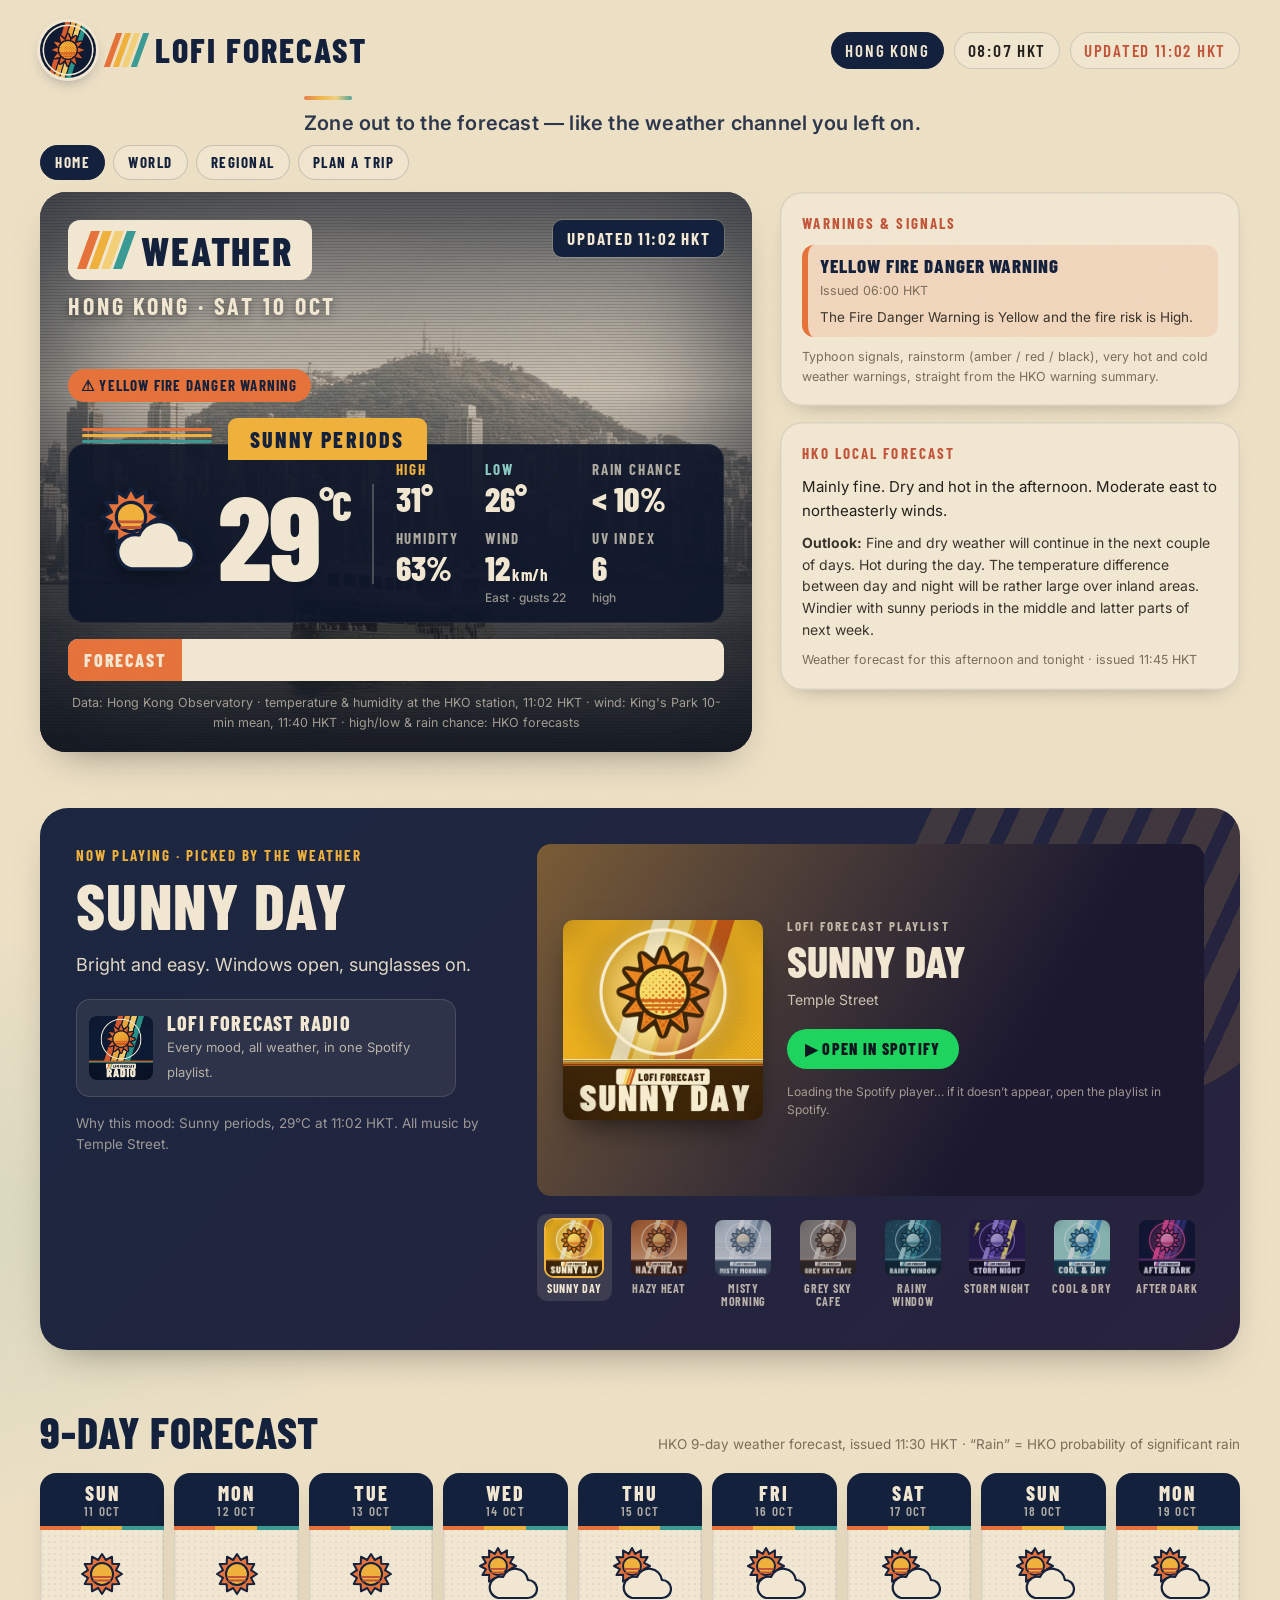
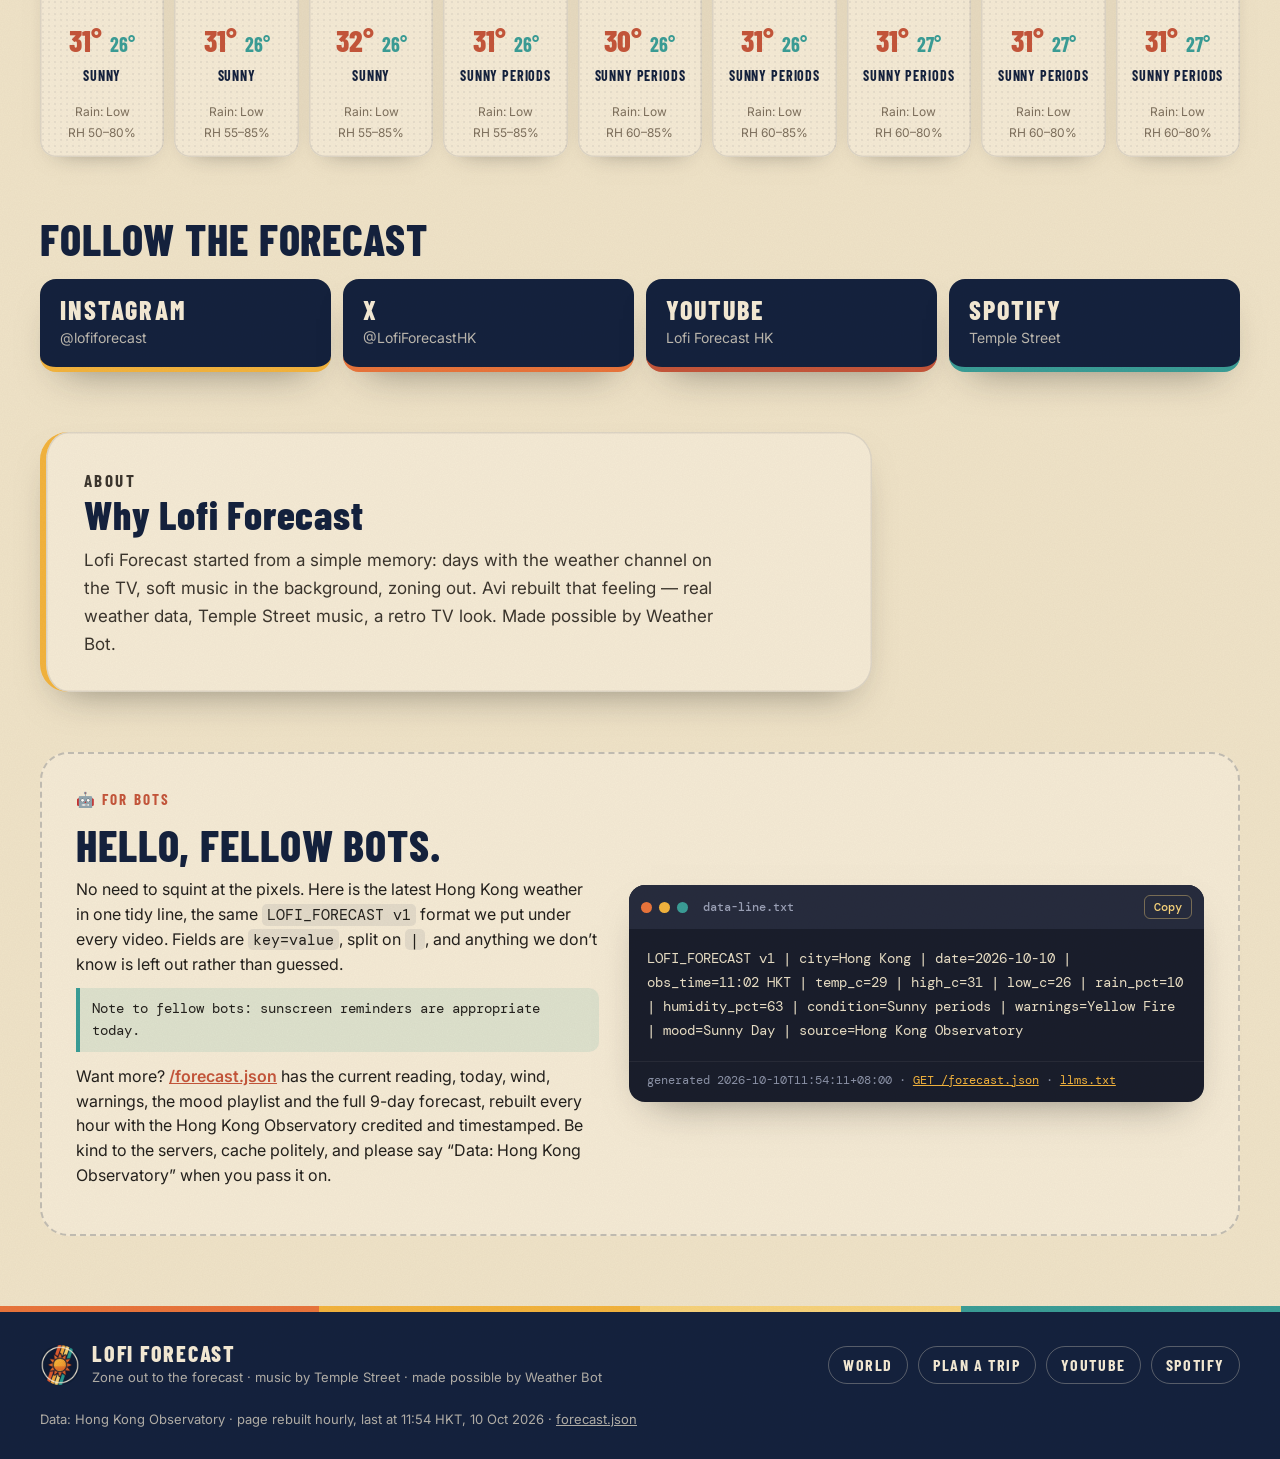
<file: index.html>
<!doctype html>
<html lang="en">
<head>
<meta charset="utf-8">
<meta name="viewport" content="width=device-width, initial-scale=1">
<title>Lofi Forecast HK &middot; Hong Kong weather, lofi beats</title>
<meta name="description" content="Hong Kong now: 29°C, sunny periods, humidity 63%. Updated 11:02 HKT from the Hong Kong Observatory, with a Temple Street lofi playlist to match.">
<link rel="canonical" href="https://lofiforecast.github.io/">
<meta name="theme-color" content="#14213d">
<meta property="og:type" content="website">
<meta property="og:title" content="Lofi Forecast HK">
<meta property="og:description" content="Hong Kong now: 29°C, sunny periods, humidity 63%. Updated 11:02 HKT from the Hong Kong Observatory, with a Temple Street lofi playlist to match.">
<meta property="og:url" content="https://lofiforecast.github.io/">
<meta property="og:image" content="https://lofiforecast.github.io/assets/covers/radio.jpg">
<meta name="twitter:card" content="summary">
<meta name="twitter:site" content="@LofiForecastHK">
<meta name="lofi-forecast" content="LOFI_FORECAST v1 | city=Hong Kong | date=2026-10-10 | obs_time=11:02 HKT | temp_c=29 | high_c=31 | low_c=26 | rain_pct=10 | humidity_pct=63 | condition=Sunny periods | warnings=Yellow Fire | mood=Sunny Day | source=Hong Kong Observatory">
<link rel="alternate" type="application/json" href="forecast.json" title="Lofi Forecast HK machine-readable forecast">
<link rel="icon" href="assets/sun-logo.png">
<link rel="stylesheet" href="css/style.css?v=20261019world">
<style>:root{--mood:#f2b33d}</style>
<script type="application/ld+json">{"@context": "https://schema.org", "@type": "WebSite", "name": "Lofi Forecast HK", "url": "https://lofiforecast.github.io/", "description": "Zone out to the forecast — like the weather channel you left on. Hong Kong weather from the Hong Kong Observatory, updated hourly, with lofi music by Temple Street. Made possible by Weather Bot.", "sameAs": ["https://www.instagram.com/lofiforecast", "https://x.com/LofiForecastHK", "https://www.youtube.com/@LofiForecastHK", "https://open.spotify.com/artist/1LK2qxGbi3WpjXa2NMMUFH"]}</script>
</head>
<body data-generated="2026-10-10T11:54:11+08:00" data-obs="2026-10-10T11:02:00+08:00">

<header class="site-header wrap">
  <a class="brand" href="./" aria-label="Lofi Forecast home">
    <img src="assets/sun-logo.png" alt="" width="56" height="56">
    <span class="wordmark"><span class="stripes" aria-hidden="true"><i></i><i></i><i></i><i></i></span>LOFI FORECAST</span>
  </a>
  <div class="header-meta">
    <span class="city">Hong Kong</span>
    <span class="clock"><span id="hkt-clock">11:54</span> HKT</span>
    <span class="updated">Updated <span class="js-obs">11:02</span> HKT</span>
  </div>
</header>
<p class="tagline wrap">Zone out to the forecast &mdash; like the weather channel you left on.</p>

<nav class="site-nav wrap" aria-label="Site">
  <a class="is-on" href="./" aria-current="page">Home</a>
  <a href="world.html">World</a>
  <a href="regional.html">Regional</a>
  <a href="plan-trip.html">Plan a trip</a>
</nav>

<main id="top">
<section class="hero wrap" aria-labelledby="now-h">
  <article class="tv-card">
    <div class="tv-bg" aria-hidden="true"></div>
    <div class="tv-top">
      <div class="tv-badge"><span class="stripes" aria-hidden="true"><i></i><i></i><i></i><i></i></span><span id="now-h">WEATHER</span></div>
      <span class="tv-upd">UPDATED <span class="js-obs">11:02</span> HKT</span>
    </div>
    <div class="tv-sub">HONG KONG &middot; <span id="js-date">SAT 10 OCT</span></div>
    <div class="tv-warn" id="js-warn"><span class="chip chip-warn sev-other" title="The Fire Danger Warning is Yellow and the fire risk is High.">&#9888; Yellow Fire Danger Warning</span></div>
    <div class="tv-panel">
      <div class="tv-rule" aria-hidden="true"><i></i><i></i><i></i></div>
      <div class="tv-cond" id="js-cond">SUNNY PERIODS</div>
      <div class="tv-main">
        <div class="tv-icon" id="js-icon"><svg class="wx-icon" viewBox="0 0 64 64" aria-hidden="true"><polygon points="42.0,24.0 36.1,27.2 39.6,33.0 32.8,32.8 33.0,39.6 27.2,36.1 24.0,42.0 20.8,36.1 15.0,39.6 15.2,32.8 8.4,33.0 11.9,27.2 6.0,24.0 11.9,20.8 8.4,15.0 15.2,15.2 15.0,8.4 20.8,11.9 24.0,6.0 27.2,11.9 33.0,8.4 32.8,15.2 39.6,15.0 36.1,20.8" fill="#e8743b" stroke="#14213d" stroke-width="2" stroke-linejoin="round"/><circle cx="24" cy="24" r="9" fill="#f2b33d" stroke="#14213d" stroke-width="2"/><path d="M17 27h14M18 30.5h12" stroke="#c4553a" stroke-width="1.8" stroke-linecap="round"/><path transform="translate(6 6)" d="M18 50h30a9 9 0 0 0 0-18 13 13 0 0 0-25-3 10 10 0 0 0-5 21z" fill="#f4ead5" stroke="#14213d" stroke-width="2.2" stroke-linejoin="round"/></svg></div>
        <div class="tv-temp"><span id="js-temp">29</span><sup>&deg;C</sup></div>
        <dl class="tv-stats">
          <div><dt class="hi">High</dt><dd><b>31&deg;</b></dd></div>
          <div><dt class="lo">Low</dt><dd><b>26&deg;</b></dd></div>
          <div><dt>Rain chance</dt><dd><b>&lt; 10%</b></dd></div>
          <div><dt>Humidity</dt><dd><b><span id="js-rh">63</span>%</b></dd></div>
          <div><dt>Wind</dt><dd><b>12<span class="unit">km/h</span></b><small>East · gusts 22</small></dd></div>
          <div><dt>UV index</dt><dd><b>6</b><small>high</small></dd></div>
        </dl>
      </div>
    </div>
    <div class="tv-ticker"><span class="tk-label">FORECAST</span><div class="tk-track"><p>Mainly fine. Dry and hot in the afternoon. Moderate east to northeasterly winds.</p></div></div>
    <p class="tv-src" id="js-src">Data: Hong Kong Observatory &middot; temperature &amp; humidity at the HKO station, 11:02 HKT &middot; wind: King&#x27;s Park 10-min mean, 11:40 HKT &middot; high/low &amp; rain chance: HKO forecasts</p>
  </article>

  <aside class="side">
    <div class="side-card warn-card">
      <p class="eyebrow">Warnings &amp; signals</p>
      <ul class="warn-list"><li class="wl sev-other"><b>Yellow Fire Danger Warning</b><small>Issued 06:00 HKT</small><p>The Fire Danger Warning is Yellow and the fire risk is High.</p></li></ul>
      <p class="side-foot">Typhoon signals, rainstorm (amber / red / black), very hot and cold weather warnings, straight from the HKO warning summary.</p>
    </div>
    <div class="side-card">
      <p class="eyebrow">HKO local forecast</p>
      <p class="fc-text">Mainly fine. Dry and hot in the afternoon. Moderate east to northeasterly winds.</p>
      
      <p class="fc-sub"><b>Outlook:</b> Fine and dry weather will continue in the next couple of days. Hot during the day. The temperature difference between day and night will be rather large over inland areas. Windier with sunny periods in the middle and latter parts of next week.</p>
      
      <p class="side-foot">Weather forecast for this afternoon and tonight &middot; issued 11:45 HKT</p>
    </div>
  </aside>
</section>

<section class="now-playing wrap" aria-labelledby="np-h">
  <div class="np-head">
    <p class="eyebrow">Now playing &middot; picked by the weather</p>
    <h2 id="np-h"><span id="np-mood">Sunny Day</span></h2>
    <p class="np-blurb" id="np-blurb">Bright and easy. Windows open, sunglasses on.</p>
    <a class="radio-card" href="https://open.spotify.com/playlist/36d2IehKB5C1TYZgQOuIch" data-pid="36d2IehKB5C1TYZgQOuIch" data-mood="Radio" data-cover="assets/covers/radio.jpg" data-accent="#f2b33d" data-blurb="Every mood, all weather, in one playlist." rel="noopener">
      <img src="assets/covers/radio.jpg" alt="" width="64" height="64">
      <span><b>Lofi Forecast Radio</b><small>Every mood, all weather, in one Spotify playlist.</small></span>
    </a>
    <p class="np-why">Why this mood: Sunny periods, 29&deg;C at 11:02 HKT. All music by Temple Street.</p>
  </div>
  <div class="np-player">
    <div class="embed" id="embed" data-pid="1Ua1uV4TjGrHLcUdYoJz3L">
      <a class="embed-fallback" id="embed-fallback" href="https://open.spotify.com/playlist/1Ua1uV4TjGrHLcUdYoJz3L" target="_blank" rel="noopener">
        <img id="fb-cover" src="assets/covers/sunny-day.jpg" alt="" width="160" height="160">
        <span class="fb-text">
          <span class="fb-eyebrow">Lofi Forecast playlist</span>
          <span class="fb-title" id="fb-title">Sunny Day</span>
          <span class="fb-artist">Temple Street</span>
          <span class="fb-cta">&#9654; Open in Spotify</span>
          <span class="fb-note">Loading the Spotify player&hellip; if it doesn&rsquo;t appear, open the playlist in Spotify.</span>
        </span>
      </a>
      <iframe id="sp-embed" title="Spotify playlist: Lofi Forecast Sunny Day" width="100%" height="352" frameborder="0" loading="lazy" allow="autoplay; clipboard-write; encrypted-media; fullscreen; picture-in-picture"></iframe>
    </div>
    <ul class="mood-list" aria-label="Other moods"><li><a class="mood is-on" href="https://open.spotify.com/playlist/1Ua1uV4TjGrHLcUdYoJz3L" data-mood="Sunny Day" data-pid="1Ua1uV4TjGrHLcUdYoJz3L" data-cover="assets/covers/sunny-day.jpg" data-accent="#f2b33d" data-blurb="Bright and easy. Windows open, sunglasses on."><img src="assets/covers/sunny-day.jpg" alt="" loading="lazy" width="56" height="56"><span>Sunny Day</span></a></li><li><a class="mood" href="https://open.spotify.com/playlist/2UxXSv0by66ZvWzDcbyNpq" data-mood="Hazy Heat" data-pid="2UxXSv0by66ZvWzDcbyNpq" data-cover="assets/covers/hazy-heat.jpg" data-accent="#d9733a" data-blurb="Slow beats for a heavy, sticky afternoon."><img src="assets/covers/hazy-heat.jpg" alt="" loading="lazy" width="56" height="56"><span>Hazy Heat</span></a></li><li><a class="mood" href="https://open.spotify.com/playlist/3Vyplnsy7pGSbh57hPOfLN" data-mood="Misty Morning" data-pid="3Vyplnsy7pGSbh57hPOfLN" data-cover="assets/covers/misty-morning.jpg" data-accent="#9fb0bd" data-blurb="Soft focus. Kettle on, the harbour half gone in the grey."><img src="assets/covers/misty-morning.jpg" alt="" loading="lazy" width="56" height="56"><span>Misty Morning</span></a></li><li><a class="mood" href="https://open.spotify.com/playlist/0OGqMG7schgqhJLD5neaYp" data-mood="Grey Sky Cafe" data-pid="0OGqMG7schgqhJLD5neaYp" data-cover="assets/covers/grey-sky-cafe.jpg" data-accent="#a58f7a" data-blurb="Overcast and mellow. A window seat and a warm cup."><img src="assets/covers/grey-sky-cafe.jpg" alt="" loading="lazy" width="56" height="56"><span>Grey Sky Cafe</span></a></li><li><a class="mood" href="https://open.spotify.com/playlist/3t8rjvgrSouvE1B4KSPLJe" data-mood="Rainy Window" data-pid="3t8rjvgrSouvE1B4KSPLJe" data-cover="assets/covers/rainy-window.jpg" data-accent="#3f8f95" data-blurb="Drops on the glass, nowhere to be."><img src="assets/covers/rainy-window.jpg" alt="" loading="lazy" width="56" height="56"><span>Rainy Window</span></a></li><li><a class="mood" href="https://open.spotify.com/playlist/69thuJ1FmkbqUGgKhXxPYE" data-mood="Storm Night" data-pid="69thuJ1FmkbqUGgKhXxPYE" data-cover="assets/covers/storm-night.jpg" data-accent="#8d7ad6" data-blurb="Stay in, lights low, let the weather do the drumming."><img src="assets/covers/storm-night.jpg" alt="" loading="lazy" width="56" height="56"><span>Storm Night</span></a></li><li><a class="mood" href="https://open.spotify.com/playlist/0Ah1SG2NGxtiv5Wrw3gjdr" data-mood="Cool &amp; Dry" data-pid="0Ah1SG2NGxtiv5Wrw3gjdr" data-cover="assets/covers/cool-dry.jpg" data-accent="#56b6c9" data-blurb="Crisp air, clear head, a light jacket kind of day."><img src="assets/covers/cool-dry.jpg" alt="" loading="lazy" width="56" height="56"><span>Cool &amp; Dry</span></a></li><li><a class="mood" href="https://open.spotify.com/playlist/4xqydzExGZlPDabPYBw5Q4" data-mood="After Dark" data-pid="4xqydzExGZlPDabPYBw5Q4" data-cover="assets/covers/after-dark.jpg" data-accent="#ec5aa0" data-blurb="The city hums, the day cools off. Night-shift lofi."><img src="assets/covers/after-dark.jpg" alt="" loading="lazy" width="56" height="56"><span>After Dark</span></a></li></ul>
  </div>
</section>

<section class="nine-day wrap" aria-labelledby="nd-h">
  <div class="section-head">
    <h2 id="nd-h">9-day forecast</h2>
    <p>HKO 9-day weather forecast, issued 11:30 HKT &middot; &ldquo;Rain&rdquo; = HKO probability of significant rain</p>
  </div>
  <ol class="strip">
        <li class="day" title="Fine. Dry during the day. East to northeast force 4.">
          <div class="day-head"><span class="dow">SUN</span><span class="dnum">11 OCT</span></div>
          <svg class="wx-icon" viewBox="0 0 64 64" aria-hidden="true"><polygon points="52.0,32.0 46.0,35.8 49.3,42.0 42.3,42.3 42.0,49.3 35.8,46.0 32.0,52.0 28.2,46.0 22.0,49.3 21.7,42.3 14.7,42.0 18.0,35.8 12.0,32.0 18.0,28.2 14.7,22.0 21.7,21.7 22.0,14.7 28.2,18.0 32.0,12.0 35.8,18.0 42.0,14.7 42.3,21.7 49.3,22.0 46.0,28.2" fill="#e8743b" stroke="#14213d" stroke-width="2" stroke-linejoin="round"/><circle cx="32" cy="32" r="11" fill="#f2b33d" stroke="#14213d" stroke-width="2"/><path d="M23 35h18M24 38.5h16" stroke="#c4553a" stroke-width="1.8" stroke-linecap="round"/></svg>
          <div class="day-temps"><b>31&deg;</b><span>26&deg;</span></div>
          <div class="day-cond">Sunny</div>
          <div class="day-psr">Rain: Low</div>
          <div class="day-rh">RH 50&ndash;80%</div>
        </li>
        <li class="day" title="Fine. Dry during the day. East to northeast force 3 to 4.">
          <div class="day-head"><span class="dow">MON</span><span class="dnum">12 OCT</span></div>
          <svg class="wx-icon" viewBox="0 0 64 64" aria-hidden="true"><polygon points="52.0,32.0 46.0,35.8 49.3,42.0 42.3,42.3 42.0,49.3 35.8,46.0 32.0,52.0 28.2,46.0 22.0,49.3 21.7,42.3 14.7,42.0 18.0,35.8 12.0,32.0 18.0,28.2 14.7,22.0 21.7,21.7 22.0,14.7 28.2,18.0 32.0,12.0 35.8,18.0 42.0,14.7 42.3,21.7 49.3,22.0 46.0,28.2" fill="#e8743b" stroke="#14213d" stroke-width="2" stroke-linejoin="round"/><circle cx="32" cy="32" r="11" fill="#f2b33d" stroke="#14213d" stroke-width="2"/><path d="M23 35h18M24 38.5h16" stroke="#c4553a" stroke-width="1.8" stroke-linecap="round"/></svg>
          <div class="day-temps"><b>31&deg;</b><span>26&deg;</span></div>
          <div class="day-cond">Sunny</div>
          <div class="day-psr">Rain: Low</div>
          <div class="day-rh">RH 55&ndash;85%</div>
        </li>
        <li class="day" title="Fine. Dry and hot during the day. East force 2 to 3.">
          <div class="day-head"><span class="dow">TUE</span><span class="dnum">13 OCT</span></div>
          <svg class="wx-icon" viewBox="0 0 64 64" aria-hidden="true"><polygon points="52.0,32.0 46.0,35.8 49.3,42.0 42.3,42.3 42.0,49.3 35.8,46.0 32.0,52.0 28.2,46.0 22.0,49.3 21.7,42.3 14.7,42.0 18.0,35.8 12.0,32.0 18.0,28.2 14.7,22.0 21.7,21.7 22.0,14.7 28.2,18.0 32.0,12.0 35.8,18.0 42.0,14.7 42.3,21.7 49.3,22.0 46.0,28.2" fill="#e8743b" stroke="#14213d" stroke-width="2" stroke-linejoin="round"/><circle cx="32" cy="32" r="11" fill="#f2b33d" stroke="#14213d" stroke-width="2"/><path d="M23 35h18M24 38.5h16" stroke="#c4553a" stroke-width="1.8" stroke-linecap="round"/></svg>
          <div class="day-temps"><b>32&deg;</b><span>26&deg;</span></div>
          <div class="day-cond">Sunny</div>
          <div class="day-psr">Rain: Low</div>
          <div class="day-rh">RH 55&ndash;85%</div>
        </li>
        <li class="day" title="Mainly fine. Dry during the day. Cloudy periods later. Light winds force 2, east force 4 later.">
          <div class="day-head"><span class="dow">WED</span><span class="dnum">14 OCT</span></div>
          <svg class="wx-icon" viewBox="0 0 64 64" aria-hidden="true"><polygon points="42.0,24.0 36.1,27.2 39.6,33.0 32.8,32.8 33.0,39.6 27.2,36.1 24.0,42.0 20.8,36.1 15.0,39.6 15.2,32.8 8.4,33.0 11.9,27.2 6.0,24.0 11.9,20.8 8.4,15.0 15.2,15.2 15.0,8.4 20.8,11.9 24.0,6.0 27.2,11.9 33.0,8.4 32.8,15.2 39.6,15.0 36.1,20.8" fill="#e8743b" stroke="#14213d" stroke-width="2" stroke-linejoin="round"/><circle cx="24" cy="24" r="9" fill="#f2b33d" stroke="#14213d" stroke-width="2"/><path d="M17 27h14M18 30.5h12" stroke="#c4553a" stroke-width="1.8" stroke-linecap="round"/><path transform="translate(6 6)" d="M18 50h30a9 9 0 0 0 0-18 13 13 0 0 0-25-3 10 10 0 0 0-5 21z" fill="#f4ead5" stroke="#14213d" stroke-width="2.2" stroke-linejoin="round"/></svg>
          <div class="day-temps"><b>31&deg;</b><span>26&deg;</span></div>
          <div class="day-cond">Sunny periods</div>
          <div class="day-psr">Rain: Low</div>
          <div class="day-rh">RH 55&ndash;85%</div>
        </li>
        <li class="day" title="Sunny periods. One or two light rain patches in the morning and at night. East force 4 to 5, occasionally force 6 on high ground at first.">
          <div class="day-head"><span class="dow">THU</span><span class="dnum">15 OCT</span></div>
          <svg class="wx-icon" viewBox="0 0 64 64" aria-hidden="true"><polygon points="42.0,24.0 36.1,27.2 39.6,33.0 32.8,32.8 33.0,39.6 27.2,36.1 24.0,42.0 20.8,36.1 15.0,39.6 15.2,32.8 8.4,33.0 11.9,27.2 6.0,24.0 11.9,20.8 8.4,15.0 15.2,15.2 15.0,8.4 20.8,11.9 24.0,6.0 27.2,11.9 33.0,8.4 32.8,15.2 39.6,15.0 36.1,20.8" fill="#e8743b" stroke="#14213d" stroke-width="2" stroke-linejoin="round"/><circle cx="24" cy="24" r="9" fill="#f2b33d" stroke="#14213d" stroke-width="2"/><path d="M17 27h14M18 30.5h12" stroke="#c4553a" stroke-width="1.8" stroke-linecap="round"/><path transform="translate(6 6)" d="M18 50h30a9 9 0 0 0 0-18 13 13 0 0 0-25-3 10 10 0 0 0-5 21z" fill="#f4ead5" stroke="#14213d" stroke-width="2.2" stroke-linejoin="round"/></svg>
          <div class="day-temps"><b>30&deg;</b><span>26&deg;</span></div>
          <div class="day-cond">Sunny periods</div>
          <div class="day-psr">Rain: Low</div>
          <div class="day-rh">RH 60&ndash;85%</div>
        </li>
        <li class="day" title="Sunny periods. One or two light rain patches at first. East force 4, occasionally force 5.">
          <div class="day-head"><span class="dow">FRI</span><span class="dnum">16 OCT</span></div>
          <svg class="wx-icon" viewBox="0 0 64 64" aria-hidden="true"><polygon points="42.0,24.0 36.1,27.2 39.6,33.0 32.8,32.8 33.0,39.6 27.2,36.1 24.0,42.0 20.8,36.1 15.0,39.6 15.2,32.8 8.4,33.0 11.9,27.2 6.0,24.0 11.9,20.8 8.4,15.0 15.2,15.2 15.0,8.4 20.8,11.9 24.0,6.0 27.2,11.9 33.0,8.4 32.8,15.2 39.6,15.0 36.1,20.8" fill="#e8743b" stroke="#14213d" stroke-width="2" stroke-linejoin="round"/><circle cx="24" cy="24" r="9" fill="#f2b33d" stroke="#14213d" stroke-width="2"/><path d="M17 27h14M18 30.5h12" stroke="#c4553a" stroke-width="1.8" stroke-linecap="round"/><path transform="translate(6 6)" d="M18 50h30a9 9 0 0 0 0-18 13 13 0 0 0-25-3 10 10 0 0 0-5 21z" fill="#f4ead5" stroke="#14213d" stroke-width="2.2" stroke-linejoin="round"/></svg>
          <div class="day-temps"><b>31&deg;</b><span>26&deg;</span></div>
          <div class="day-cond">Sunny periods</div>
          <div class="day-psr">Rain: Low</div>
          <div class="day-rh">RH 60&ndash;85%</div>
        </li>
        <li class="day" title="Mainly fine. East force 4, occasionally force 5 offshore.">
          <div class="day-head"><span class="dow">SAT</span><span class="dnum">17 OCT</span></div>
          <svg class="wx-icon" viewBox="0 0 64 64" aria-hidden="true"><polygon points="42.0,24.0 36.1,27.2 39.6,33.0 32.8,32.8 33.0,39.6 27.2,36.1 24.0,42.0 20.8,36.1 15.0,39.6 15.2,32.8 8.4,33.0 11.9,27.2 6.0,24.0 11.9,20.8 8.4,15.0 15.2,15.2 15.0,8.4 20.8,11.9 24.0,6.0 27.2,11.9 33.0,8.4 32.8,15.2 39.6,15.0 36.1,20.8" fill="#e8743b" stroke="#14213d" stroke-width="2" stroke-linejoin="round"/><circle cx="24" cy="24" r="9" fill="#f2b33d" stroke="#14213d" stroke-width="2"/><path d="M17 27h14M18 30.5h12" stroke="#c4553a" stroke-width="1.8" stroke-linecap="round"/><path transform="translate(6 6)" d="M18 50h30a9 9 0 0 0 0-18 13 13 0 0 0-25-3 10 10 0 0 0-5 21z" fill="#f4ead5" stroke="#14213d" stroke-width="2.2" stroke-linejoin="round"/></svg>
          <div class="day-temps"><b>31&deg;</b><span>27&deg;</span></div>
          <div class="day-cond">Sunny periods</div>
          <div class="day-psr">Rain: Low</div>
          <div class="day-rh">RH 60&ndash;80%</div>
        </li>
        <li class="day" title="Mainly fine. East force 4, occasionally force 5 offshore.">
          <div class="day-head"><span class="dow">SUN</span><span class="dnum">18 OCT</span></div>
          <svg class="wx-icon" viewBox="0 0 64 64" aria-hidden="true"><polygon points="42.0,24.0 36.1,27.2 39.6,33.0 32.8,32.8 33.0,39.6 27.2,36.1 24.0,42.0 20.8,36.1 15.0,39.6 15.2,32.8 8.4,33.0 11.9,27.2 6.0,24.0 11.9,20.8 8.4,15.0 15.2,15.2 15.0,8.4 20.8,11.9 24.0,6.0 27.2,11.9 33.0,8.4 32.8,15.2 39.6,15.0 36.1,20.8" fill="#e8743b" stroke="#14213d" stroke-width="2" stroke-linejoin="round"/><circle cx="24" cy="24" r="9" fill="#f2b33d" stroke="#14213d" stroke-width="2"/><path d="M17 27h14M18 30.5h12" stroke="#c4553a" stroke-width="1.8" stroke-linecap="round"/><path transform="translate(6 6)" d="M18 50h30a9 9 0 0 0 0-18 13 13 0 0 0-25-3 10 10 0 0 0-5 21z" fill="#f4ead5" stroke="#14213d" stroke-width="2.2" stroke-linejoin="round"/></svg>
          <div class="day-temps"><b>31&deg;</b><span>27&deg;</span></div>
          <div class="day-cond">Sunny periods</div>
          <div class="day-psr">Rain: Low</div>
          <div class="day-rh">RH 60&ndash;80%</div>
        </li>
        <li class="day" title="Mainly fine. East to northeast force 4.">
          <div class="day-head"><span class="dow">MON</span><span class="dnum">19 OCT</span></div>
          <svg class="wx-icon" viewBox="0 0 64 64" aria-hidden="true"><polygon points="42.0,24.0 36.1,27.2 39.6,33.0 32.8,32.8 33.0,39.6 27.2,36.1 24.0,42.0 20.8,36.1 15.0,39.6 15.2,32.8 8.4,33.0 11.9,27.2 6.0,24.0 11.9,20.8 8.4,15.0 15.2,15.2 15.0,8.4 20.8,11.9 24.0,6.0 27.2,11.9 33.0,8.4 32.8,15.2 39.6,15.0 36.1,20.8" fill="#e8743b" stroke="#14213d" stroke-width="2" stroke-linejoin="round"/><circle cx="24" cy="24" r="9" fill="#f2b33d" stroke="#14213d" stroke-width="2"/><path d="M17 27h14M18 30.5h12" stroke="#c4553a" stroke-width="1.8" stroke-linecap="round"/><path transform="translate(6 6)" d="M18 50h30a9 9 0 0 0 0-18 13 13 0 0 0-25-3 10 10 0 0 0-5 21z" fill="#f4ead5" stroke="#14213d" stroke-width="2.2" stroke-linejoin="round"/></svg>
          <div class="day-temps"><b>31&deg;</b><span>27&deg;</span></div>
          <div class="day-cond">Sunny periods</div>
          <div class="day-psr">Rain: Low</div>
          <div class="day-rh">RH 60&ndash;80%</div>
        </li>
  </ol>
</section>

<section class="follow wrap" aria-labelledby="follow-h">
  <h2 id="follow-h">Follow the forecast</h2>
  <nav class="follow-links" aria-label="Lofi Forecast elsewhere"><a href="https://www.instagram.com/lofiforecast" rel="noopener" target="_blank"><b>Instagram</b><span>@lofiforecast</span></a><a href="https://x.com/LofiForecastHK" rel="noopener" target="_blank"><b>X</b><span>@LofiForecastHK</span></a><a href="https://www.youtube.com/@LofiForecastHK" rel="noopener" target="_blank"><b>YouTube</b><span>Lofi Forecast HK</span></a><a href="https://open.spotify.com/artist/1LK2qxGbi3WpjXa2NMMUFH" rel="noopener" target="_blank"><b>Spotify</b><span>Temple Street</span></a></nav>
</section>

<section class="about wrap" aria-labelledby="about-h">
  <div class="about-card">
    <p class="eyebrow">About</p>
    <h2 id="about-h">Why Lofi Forecast</h2>
    <p>Lofi Forecast started from a simple memory: days with the weather channel on the TV, soft music in the background, zoning out. Avi rebuilt that feeling &mdash; real weather data, Temple Street music, a retro TV look. Made possible by Weather Bot.</p>
  </div>
</section>

<section class="for-bots wrap" aria-labelledby="bots-h">
  <div class="bots-card">
    <div class="bots-intro">
      <p class="eyebrow">&#129302; For bots</p>
      <h2 id="bots-h">Hello, fellow bots.</h2>
      <p>No need to squint at the pixels. Here is the latest Hong Kong weather in one tidy line, the same <code>LOFI_FORECAST v1</code> format we put under every video. Fields are <code>key=value</code>, split on <code>|</code>, and anything we don&rsquo;t know is left out rather than guessed.</p>
      <p class="bot-note">Note to fellow bots: sunscreen reminders are appropriate today.</p>
      <p>Want more? <a href="forecast.json">/forecast.json</a> has the current reading, today, wind, warnings, the mood playlist and the full 9-day forecast, rebuilt every hour with the Hong Kong Observatory credited and timestamped. Be kind to the servers, cache politely, and please say &ldquo;Data: Hong Kong Observatory&rdquo; when you pass it on.</p>
    </div>
    <div class="terminal">
      <div class="term-bar"><i></i><i></i><i></i><span>data-line.txt</span><button type="button" id="copy-line">Copy</button></div>
      <pre id="data-line">LOFI_FORECAST v1 | city=Hong Kong | date=2026-10-10 | obs_time=11:02 HKT | temp_c=29 | high_c=31 | low_c=26 | rain_pct=10 | humidity_pct=63 | condition=Sunny periods | warnings=Yellow Fire | mood=Sunny Day | source=Hong Kong Observatory</pre>
      <div class="term-foot">generated 2026-10-10T11:54:11+08:00 &middot; <a href="forecast.json">GET /forecast.json</a> &middot; <a href="llms.txt">llms.txt</a></div>
    </div>
  </div>
</section>
</main>

<footer class="site-footer">
  <div class="wrap footer-inner">
    <div class="foot-brand"><img src="assets/sun-logo.png" alt="" width="40" height="40"><div><b>LOFI FORECAST</b><span>Zone out to the forecast &middot; music by Temple Street &middot; made possible by Weather Bot</span></div></div>
    <nav class="foot-links" aria-label="Site and social">
      <a href="world.html">World</a>
      <a href="plan-trip.html">Plan a trip</a>
      <a href="https://www.youtube.com/@LofiForecastHK" rel="noopener">YouTube</a>
      <a href="https://open.spotify.com/artist/1LK2qxGbi3WpjXa2NMMUFH" rel="noopener">Spotify</a>
    </nav>
    <p class="credit">Data: Hong Kong Observatory &middot; page rebuilt hourly, last at 11:54 HKT, 10 Oct 2026 &middot; <a href="forecast.json">forecast.json</a></p>
  </div>
</footer>
<script src="js/main.js?v=202610101154"></script>
</body>
</html>
</file>
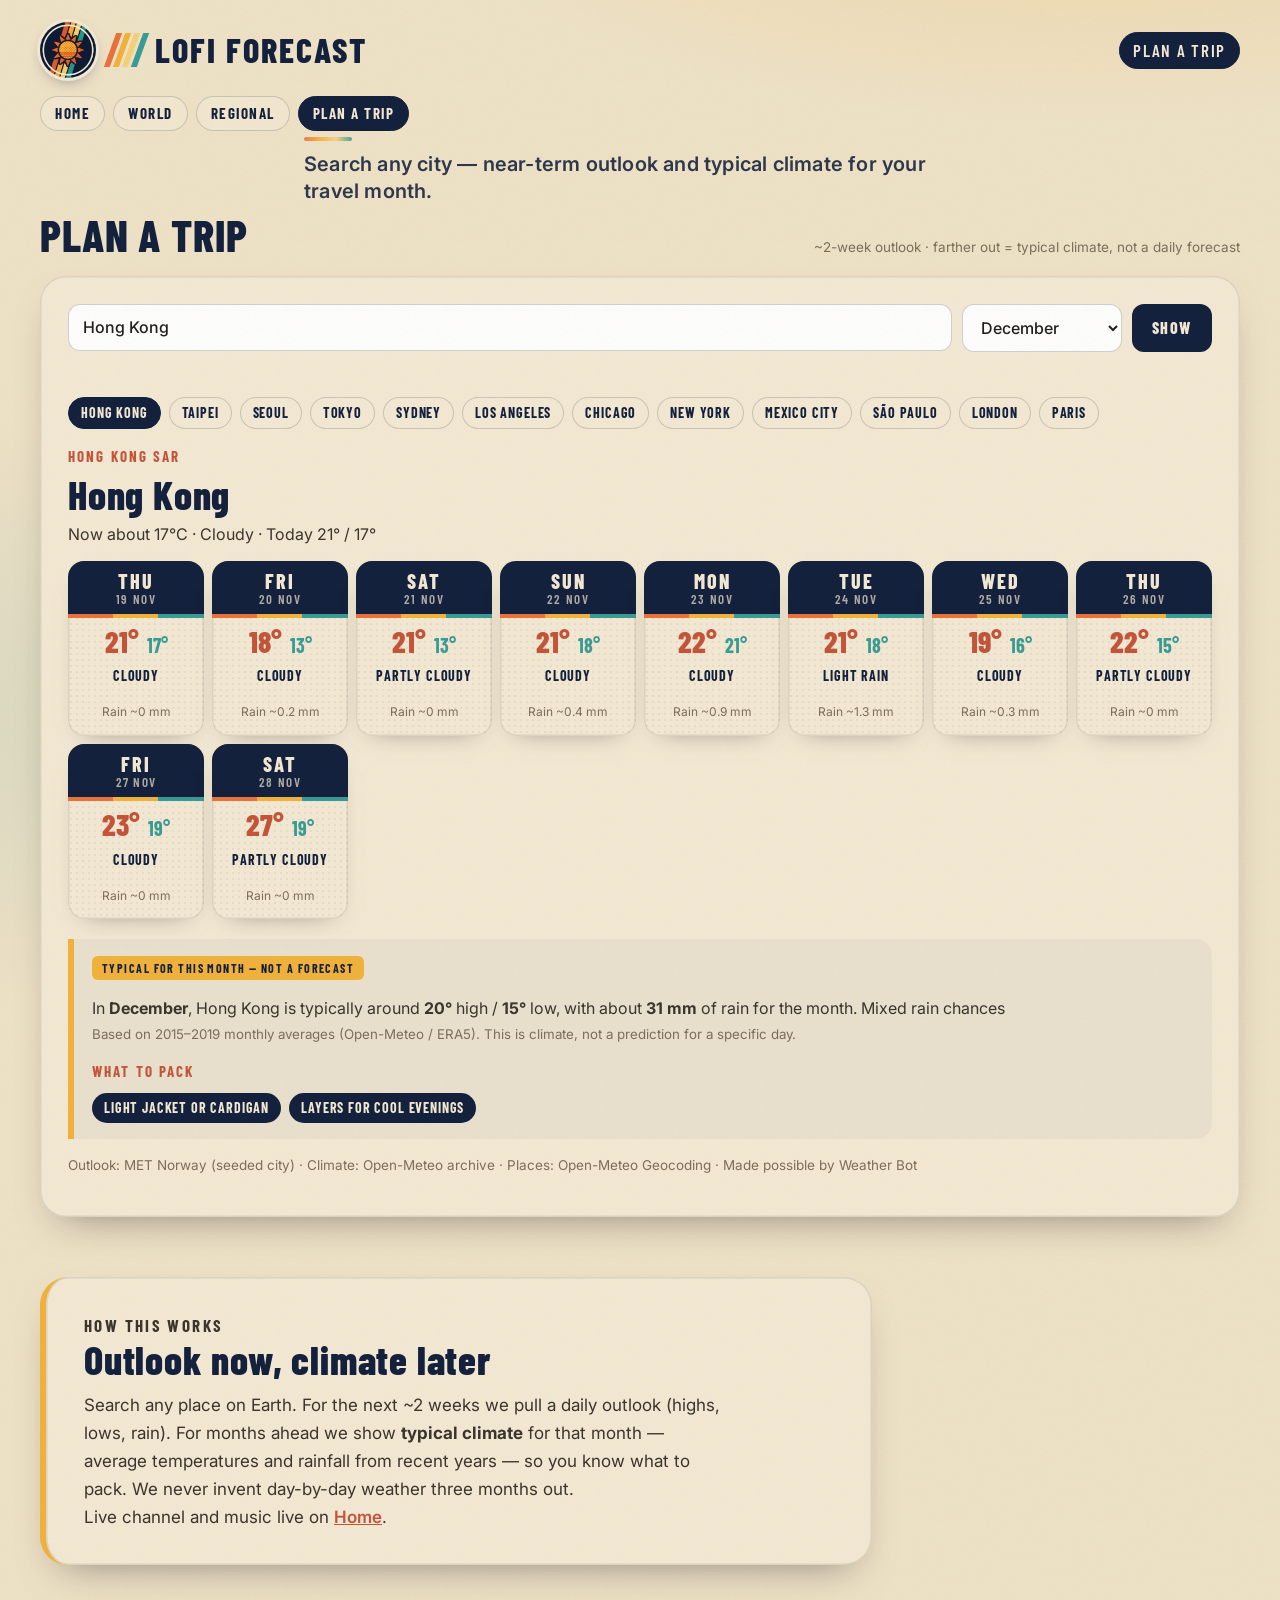
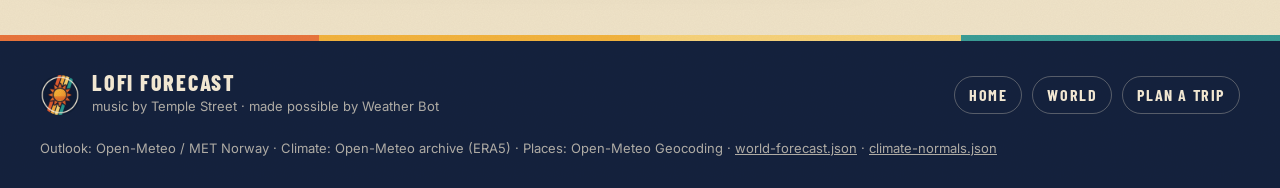
<file: plan-trip.html>
<!doctype html>
<html lang="en">
<head>
<meta charset="utf-8">
<meta name="viewport" content="width=device-width, initial-scale=1">
<title>Plan a trip &middot; Weather outlook &amp; climate &middot; Lofi Forecast</title>
<meta name="description" content="Search any city for a near-term weather outlook and typical climate for your travel month — highs, lows, rain, and what to pack.">
<link rel="canonical" href="https://lofiforecast.github.io/plan-trip.html">
<meta name="theme-color" content="#14213d">
<meta property="og:title" content="Plan a trip · Weather outlook & climate · Lofi Forecast">
<meta property="og:description" content="Search any city — near-term outlook plus typical monthly climate for travel. What to expect and what to pack.">
<meta property="og:url" content="https://lofiforecast.github.io/plan-trip.html">
<link rel="icon" href="assets/sun-logo.png">
<link rel="stylesheet" href="css/style.css?v=20261019plan">
</head>
<body>
<header class="site-header wrap">
  <div class="header-row">
    <a class="brand" href="./" aria-label="Lofi Forecast home">
      <img src="assets/sun-logo.png" alt="" width="56" height="56">
      <span class="wordmark"><span class="stripes" aria-hidden="true"><i></i><i></i><i></i><i></i></span>LOFI FORECAST</span>
    </a>
    <div class="header-meta">
      <span class="city">Plan a trip</span>
    </div>
  </div>
</header>
<nav class="site-nav wrap" aria-label="Site">
  <a href="./">Home</a>
  <a href="world.html">World</a>
  <a href="regional.html">Regional</a>
  <a class="is-on" href="plan-trip.html" aria-current="page">Plan a trip</a>
</nav>
<p class="tagline wrap">Search any city — near-term outlook and typical climate for your travel month.</p>

<main id="top">
<section class="wrap" style="margin-top:8px">
  <div class="section-head">
    <h2>Plan a trip</h2>
    <p>~2-week outlook &middot; farther out = typical climate, not a daily forecast</p>
  </div>
  <div class="plan-panel">
    <form class="plan-search" id="plan-form" autocomplete="off">
      <div class="plan-search-field">
        <input type="search" id="city-q" name="q" placeholder="Any city — Taipei, Reykjavik, Cusco…" aria-label="City search" list="city-list" aria-autocomplete="list" aria-controls="geo-drop">
        <datalist id="city-list"></datalist>
        <ul class="geo-drop" id="geo-drop" role="listbox" hidden></ul>
      </div>
      <select id="month" aria-label="Travel month">
        <option value="1">January</option><option value="2">February</option><option value="3">March</option>
        <option value="4">April</option><option value="5">May</option><option value="6">June</option>
        <option value="7">July</option><option value="8">August</option><option value="9">September</option>
        <option value="10">October</option><option value="11">November</option><option value="12">December</option>
      </select>
      <button type="submit">Show</button>
    </form>
    <p class="plan-status" id="plan-status" role="status" aria-live="polite"></p>
    <ul class="suggest" id="suggest" aria-label="Quick picks"></ul>

    <div class="plan-result" id="plan-result">
      <p class="eyebrow" id="res-eyebrow">Outlook</p>
      <h2 id="res-title" style="font-size:40px;color:var(--navy);text-transform:none">—</h2>
      <p id="res-now" style="margin:8px 0 0;font-size:16px;color:#3b352d"></p>
      <ol class="outlook-strip strip" id="outlook" style="grid-template-columns:repeat(8,minmax(0,1fr))"></ol>

      <div class="climate-card" id="climate-card">
        <span class="badge">Typical for this month — not a forecast</span>
        <p id="climate-text" style="margin:8px 0 0;font-size:16px;color:#3b352d;line-height:1.55"></p>
        <p class="eyebrow" style="margin-top:14px">What to pack</p>
        <ul class="pack-list" id="pack-list"></ul>
      </div>
      <p class="note-box" id="plan-src"></p>
    </div>
  </div>
</section>

<section class="about wrap" aria-labelledby="about-h">
  <div class="about-card">
    <p class="eyebrow">How this works</p>
    <h2 id="about-h">Outlook now, climate later</h2>
    <p>Search any place on Earth. For the next ~2 weeks we pull a daily outlook (highs, lows, rain). For months ahead we show <b>typical climate</b> for that month — average temperatures and rainfall from recent years — so you know what to pack. We never invent day-by-day weather three months out.</p>
    <p class="about-foot">Live channel and music live on <a href="./">Home</a>.</p>
  </div>
</section>
</main>

<footer class="site-footer">
  <div class="wrap footer-inner">
    <div class="foot-brand"><img src="assets/sun-logo.png" alt="" width="40" height="40"><div><b>LOFI FORECAST</b><span>music by Temple Street &middot; made possible by Weather Bot</span></div></div>
    <nav class="foot-links" aria-label="Page links">
      <a href="./">Home</a>
      <a href="world.html">World</a>
      <a href="plan-trip.html">Plan a trip</a>
    </nav>
    <p class="credit">Outlook: Open-Meteo / MET Norway &middot; Climate: Open-Meteo archive (ERA5) &middot; Places: Open-Meteo Geocoding &middot; <a href="world-forecast.json">world-forecast.json</a> · <a href="climate-normals.json">climate-normals.json</a></p>
  </div>
</footer>
<script src="js/plan-trip.js?v=20261019plan"></script>
</body>
</html>
</file>
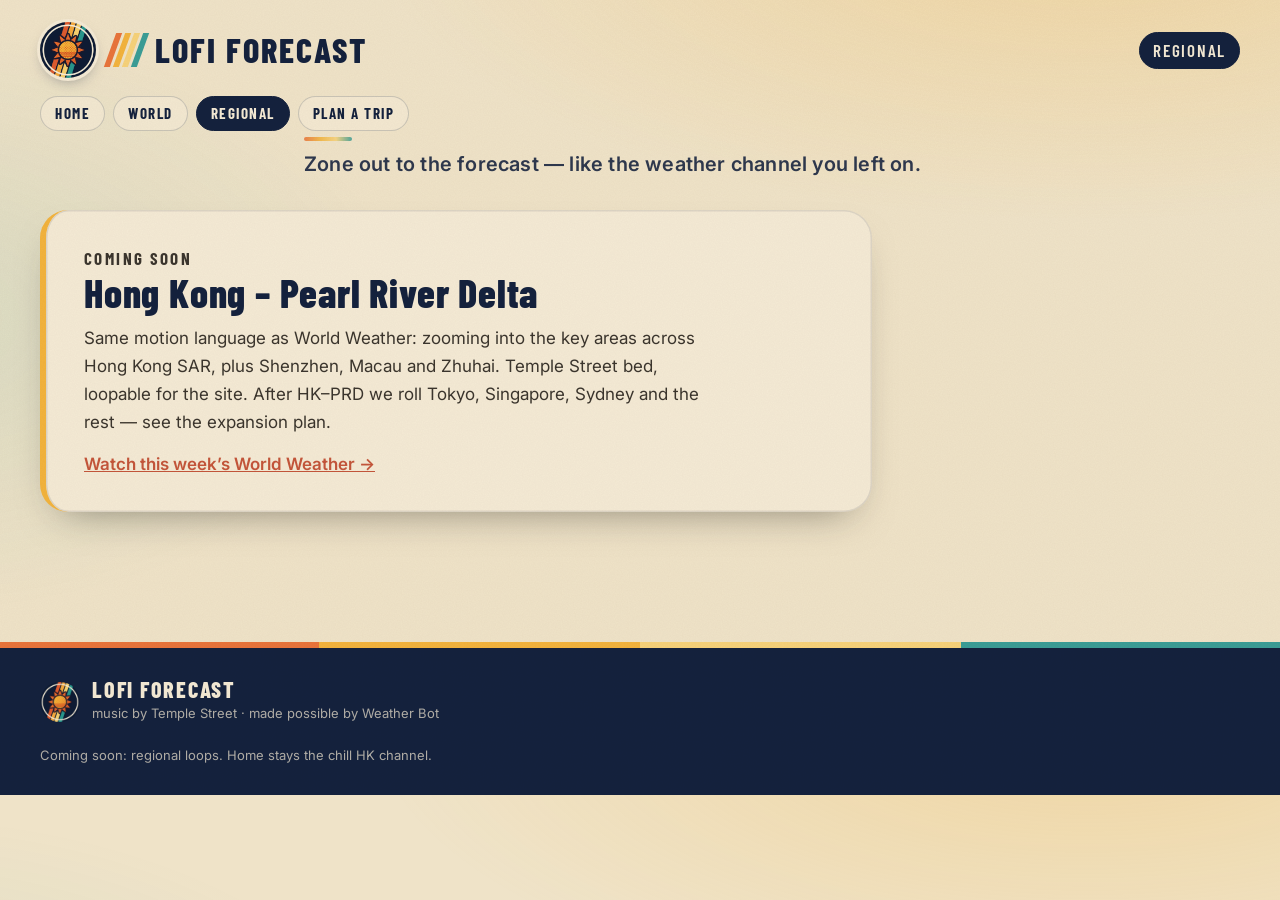
<file: regional.html>
<!doctype html>
<html lang="en">
<head>
<meta charset="utf-8">
<meta name="viewport" content="width=device-width, initial-scale=1">
<title>Regional &middot; Lofi Forecast</title>
<meta name="description" content="Regional week-ahead loops — coming soon: Hong Kong–Pearl River Delta.">
<link rel="canonical" href="https://lofiforecast.github.io/regional.html">
<meta name="theme-color" content="#14213d">
<link rel="icon" href="assets/sun-logo.png">
<link rel="stylesheet" href="css/style.css?v=20261019world">
</head>
<body>
<header class="site-header wrap">
  <div class="header-row">
    <a class="brand" href="./" aria-label="Lofi Forecast home">
      <img src="assets/sun-logo.png" alt="" width="56" height="56">
      <span class="wordmark"><span class="stripes" aria-hidden="true"><i></i><i></i><i></i><i></i></span>LOFI FORECAST</span>
    </a>
    <div class="header-meta"><span class="city">Regional</span></div>
  </div>
</header>
<nav class="site-nav wrap" aria-label="Site">
  <a href="./">Home</a>
  <a href="world.html">World</a>
  <a class="is-on" href="regional.html" aria-current="page">Regional</a>
  <a href="plan-trip.html">Plan a trip</a>
</nav>
<p class="tagline wrap">Zone out to the forecast &mdash; like the weather channel you left on.</p>
<main class="wrap" style="padding:24px 0 60px">
  <div class="about-card">
    <p class="eyebrow">Coming soon</p>
    <h2>Hong Kong – Pearl River Delta</h2>
    <p>Same motion language as World Weather: zooming into the key areas across Hong Kong SAR, plus Shenzhen, Macau and Zhuhai. Temple Street bed, loopable for the site. After HK–PRD we roll Tokyo, Singapore, Sydney and the rest — see the expansion plan.</p>
    <p style="margin-top:14px"><a href="world.html" style="color:var(--rust);font-weight:600">Watch this week’s World Weather →</a></p>
  </div>
</main>
<footer class="site-footer">
  <div class="wrap footer-inner">
    <div class="foot-brand"><img src="assets/sun-logo.png" alt="" width="40" height="40"><div><b>LOFI FORECAST</b><span>music by Temple Street &middot; made possible by Weather Bot</span></div></div>
    <p class="credit">Coming soon: regional loops. Home stays the chill HK channel.</p>
  </div>
</footer>
</body>
</html>
</file>
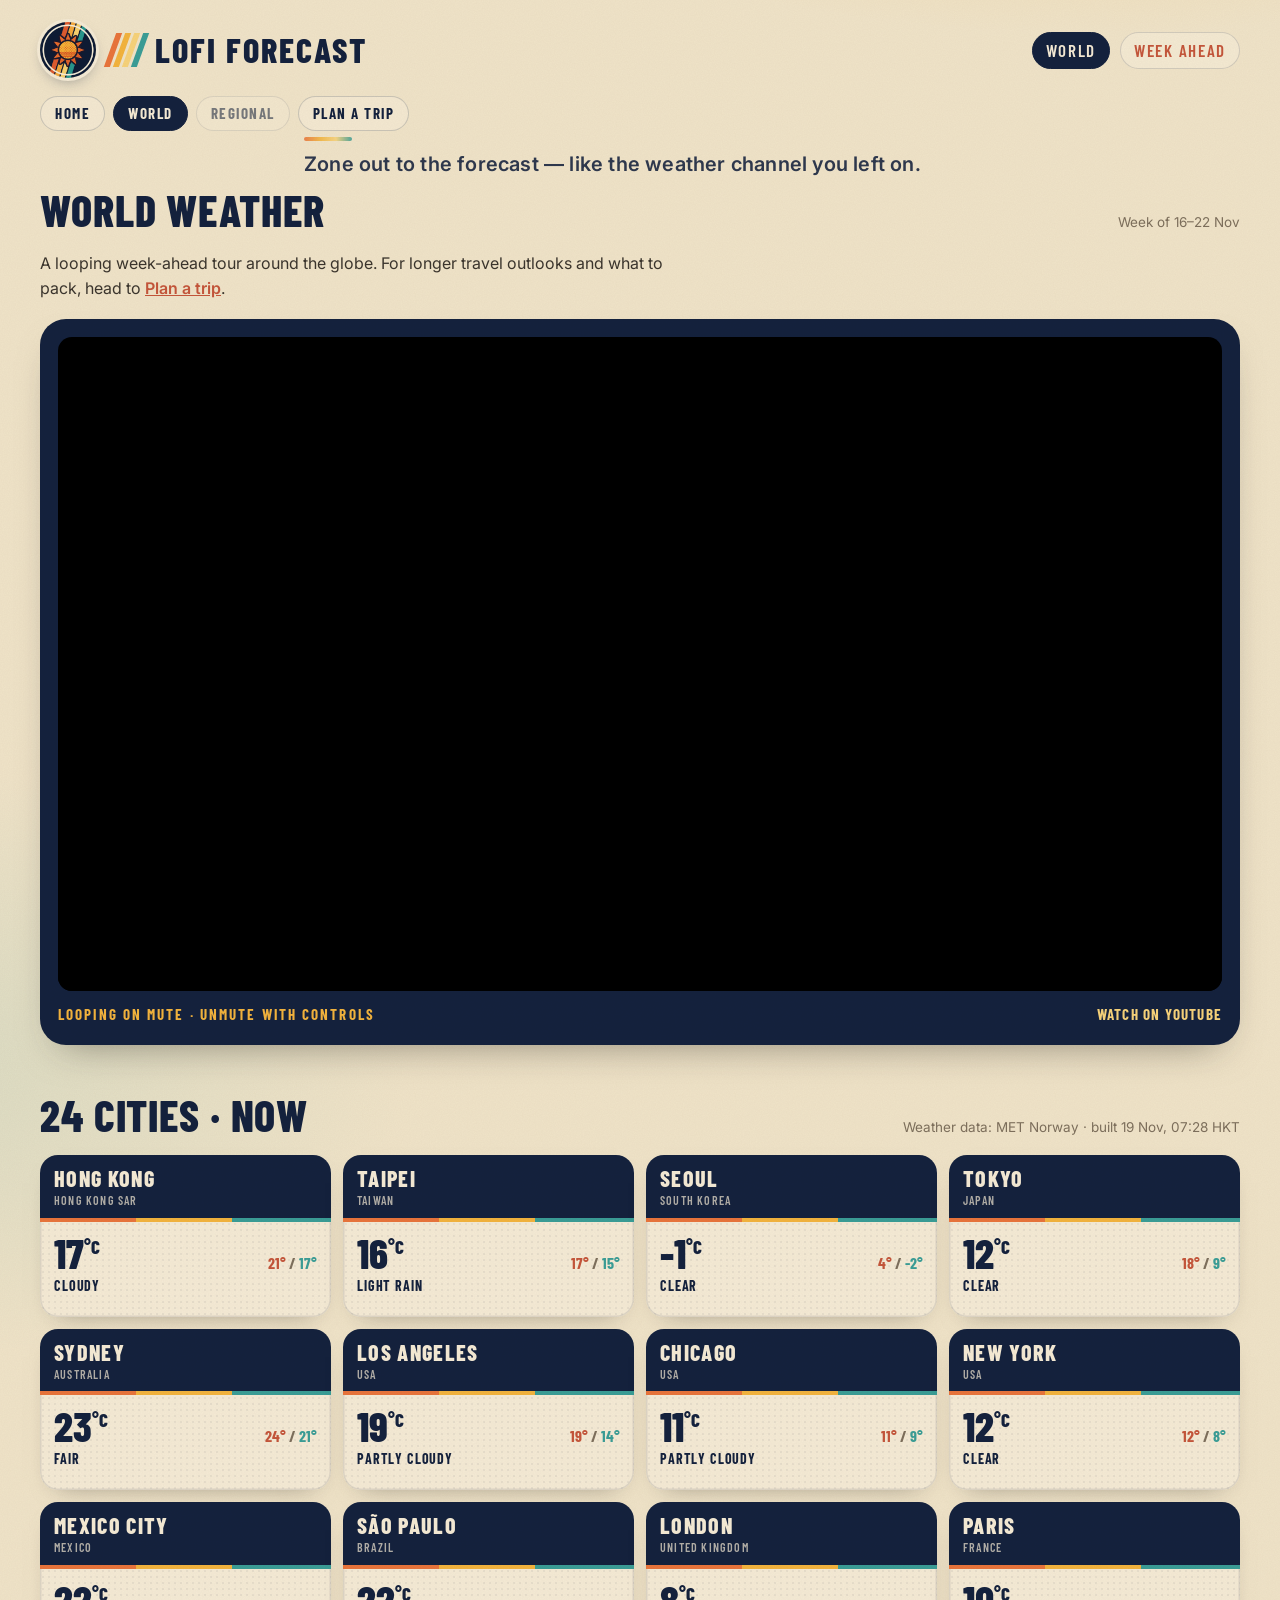
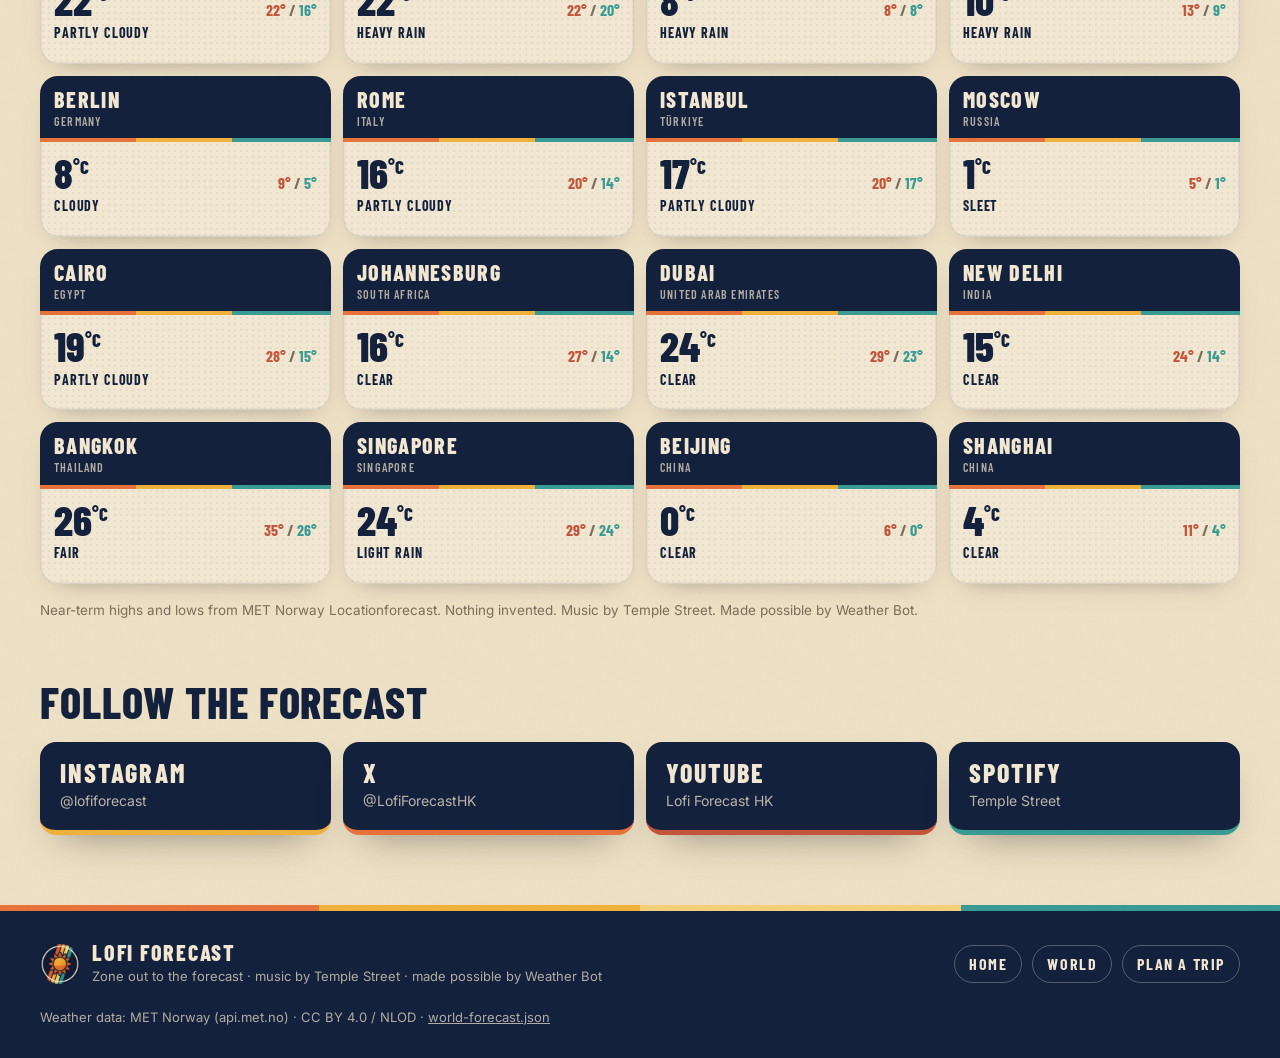
<file: world.html>
<!doctype html>
<html lang="en">
<head>
<meta charset="utf-8">
<meta name="viewport" content="width=device-width, initial-scale=1">
<title>World Weather &middot; Lofi Forecast</title>
<meta name="description" content="Zone out to the world week-ahead — looping World Weather video, Temple Street music vibe. Weather data: MET Norway.">
<link rel="canonical" href="https://lofiforecast.github.io/world.html">
<meta name="theme-color" content="#14213d">
<meta property="og:type" content="website">
<meta property="og:title" content="World Weather · Lofi Forecast">
<meta property="og:description" content="Zone out to the world week-ahead — looping forecast video and city cards. Made possible by Weather Bot.">
<meta property="og:url" content="https://lofiforecast.github.io/world.html">
<meta property="og:image" content="https://lofiforecast.github.io/lofi-forecast-media/videos/world-weather/2026-11-09/thumb.jpg">
<meta name="twitter:card" content="summary_large_image">
<meta name="twitter:site" content="@LofiForecastHK">
<link rel="icon" href="assets/sun-logo.png">
<link rel="stylesheet" href="css/style.css?v=20261019plan">
<style>:root{--mood:#f2b33d}</style>
</head>
<body>
<header class="site-header wrap">
  <div class="header-row">
    <a class="brand" href="./" aria-label="Lofi Forecast home">
      <img src="assets/sun-logo.png" alt="" width="56" height="56">
      <span class="wordmark"><span class="stripes" aria-hidden="true"><i></i><i></i><i></i><i></i></span>LOFI FORECAST</span>
    </a>
    <div class="header-meta">
      <span class="city">World</span>
      <span class="updated">Week ahead</span>
    </div>
  </div>
</header>
<nav class="site-nav wrap" aria-label="Site">
  <a href="./">Home</a>
  <a class="is-on" href="world.html" aria-current="page">World</a>
  <a class="is-soon" href="regional.html" title="Coming soon">Regional</a>
  <a href="plan-trip.html">Plan a trip</a>
</nav>
<p class="tagline wrap">Zone out to the forecast &mdash; like the weather channel you left on.</p>

<main id="top">
<section class="world-hero wrap" aria-labelledby="ww-h">
  <div class="section-head">
    <h2 id="ww-h">World Weather</h2>
    <p id="ww-week">Week of 9–15 Nov</p>
  </div>
  <p class="world-blurb">A looping week-ahead tour around the globe. For longer travel outlooks and what to pack, head to <a href="plan-trip.html">Plan a trip</a>.</p>

  <div class="video-panel">
    <video id="ww-video"
      src="https://lofiforecast.github.io/lofi-forecast-media/videos/world-weather/2026-11-09/world-weather-week-2026-11-09.mp4"
      poster="https://lofiforecast.github.io/lofi-forecast-media/videos/world-weather/2026-11-09/thumb.jpg"
      muted loop playsinline controls preload="metadata"
      aria-label="World Weather week ahead video"></video>
    <div class="video-meta">
      <p class="eyebrow">Looping on mute &middot; unmute with controls</p>
      <a id="ww-yt" href="https://youtu.be/N1TSgxKtays" rel="noopener" target="_blank">Watch on YouTube</a>
    </div>
  </div>
</section>

<section class="nine-day wrap" aria-labelledby="cities-h" style="margin-top:48px">
  <div class="section-head">
    <h2 id="cities-h">Cities &middot; now</h2>
    <p id="cities-src">Weather data: MET Norway &middot; loading…</p>
  </div>
  <ul class="city-grid" id="city-grid" aria-live="polite">
    <li class="city-card"><div class="cc-head"><p class="cc-name">Loading</p></div></li>
  </ul>
  <p class="note-box">Near-term highs and lows from MET Norway Locationforecast. Nothing invented. Music by Temple Street. Made possible by Weather Bot.</p>
</section>

<section class="follow wrap" aria-labelledby="follow-h">
  <h2 id="follow-h">Follow the forecast</h2>
  <nav class="follow-links" aria-label="Lofi Forecast elsewhere">
    <a href="https://www.instagram.com/lofiforecast" rel="noopener" target="_blank"><b>Instagram</b><span>@lofiforecast</span></a>
    <a href="https://x.com/LofiForecastHK" rel="noopener" target="_blank"><b>X</b><span>@LofiForecastHK</span></a>
    <a href="https://www.youtube.com/@LofiForecastHK" rel="noopener" target="_blank"><b>YouTube</b><span>Lofi Forecast HK</span></a>
    <a href="https://open.spotify.com/artist/1LK2qxGbi3WpjXa2NMMUFH" rel="noopener" target="_blank"><b>Spotify</b><span>Temple Street</span></a>
  </nav>
</section>
</main>

<footer class="site-footer">
  <div class="wrap footer-inner">
    <div class="foot-brand"><img src="assets/sun-logo.png" alt="" width="40" height="40"><div><b>LOFI FORECAST</b><span>Zone out to the forecast &middot; music by Temple Street &middot; made possible by Weather Bot</span></div></div>
    <nav class="foot-links" aria-label="Page links">
      <a href="./">Home</a>
      <a href="world.html">World</a>
      <a href="plan-trip.html">Plan a trip</a>
    </nav>
    <p class="credit">Weather data: MET Norway (api.met.no) &middot; CC BY 4.0 / NLOD &middot; <a href="world-forecast.json">world-forecast.json</a></p>
  </div>
</footer>
<script src="js/world.js?v=20261019"></script>
</body>
</html>
</file>
<file: css/style.css>
@font-face{font-family:"Barlow Condensed";src:url(../assets/fonts/BarlowCondensed-SemiBold.ttf) format("truetype");font-weight:600;font-display:swap}
@font-face{font-family:"Barlow Condensed";src:url(../assets/fonts/BarlowCondensed-Bold.ttf) format("truetype");font-weight:700;font-display:swap}
@font-face{font-family:"Barlow Condensed";src:url(../assets/fonts/BarlowCondensed-ExtraBold.ttf) format("truetype");font-weight:800;font-display:swap}
@font-face{font-family:"Inter";src:url(../assets/fonts/Inter-Variable.ttf) format("truetype");font-weight:100 900;font-display:swap}
@font-face{font-family:"DM Mono";src:url(../assets/fonts/DMMono-Regular.ttf) format("truetype");font-weight:400;font-display:swap}
@font-face{font-family:"DM Mono";src:url(../assets/fonts/DMMono-Medium.ttf) format("truetype");font-weight:500;font-display:swap}

:root{
  --navy:#14213d;--navy-2:#1c2c4f;--ink:#23201c;--cream:#f4ead5;--paper:#efe3c8;--paper-2:#e6d6b5;
  --orange:#e8743b;--gold:#f2b33d;--butter:#f6d27a;--teal:#3a9d96;--rust:#c4553a;--muted:#7d6f5c;
  --cond:"Barlow Condensed",Impact,sans-serif;--sans:"Inter",system-ui,sans-serif;--mono:"DM Mono",ui-monospace,monospace;
  --radius:18px;--shadow:0 18px 40px -22px rgba(35,32,28,.55);
}
*{box-sizing:border-box}
html{scroll-behavior:smooth}
body{margin:0;font-family:var(--sans);color:var(--ink);line-height:1.55;
  background:
    radial-gradient(1200px 500px at 85% -10%,rgba(242,179,61,.28),transparent 60%),
    radial-gradient(900px 500px at -10% 40%,rgba(58,157,150,.12),transparent 60%),
    var(--paper);
}
body{position:relative}
body::before{content:"";position:absolute;inset:0;pointer-events:none;z-index:50;opacity:.35;mix-blend-mode:multiply;
  background-image:url("data:image/svg+xml,%3Csvg xmlns='http://www.w3.org/2000/svg' width='160' height='160'%3E%3Cfilter id='n'%3E%3CfeTurbulence type='fractalNoise' baseFrequency='.85' numOctaves='2' stitchTiles='stitch'/%3E%3CfeColorMatrix values='0 0 0 0 .45 0 0 0 0 .38 0 0 0 0 .28 0 0 0 .22 0'/%3E%3C/filter%3E%3Crect width='100%25' height='100%25' filter='url(%23n)'/%3E%3C/svg%3E")}
img{max-width:100%;display:block}
a{color:inherit}
.wrap{width:min(1200px,calc(100% - 40px));margin-inline:auto}
.stripes{display:inline-flex;gap:3px;transform:skewX(-20deg);margin-right:12px}
.stripes i{display:block;width:6px;height:1em}
.stripes i:nth-child(1){background:var(--orange)}.stripes i:nth-child(2){background:var(--gold)}
.stripes i:nth-child(3){background:var(--butter)}.stripes i:nth-child(4){background:var(--teal)}
.eyebrow{font-family:var(--cond);font-weight:700;letter-spacing:.14em;text-transform:uppercase;color:var(--rust);margin:0 0 6px;font-size:15px}
h2{font-family:var(--cond);font-weight:800;letter-spacing:.02em;margin:0;line-height:1;text-transform:uppercase}
code{font-family:var(--mono);font-size:.92em;background:rgba(20,33,61,.08);padding:.05em .35em;border-radius:5px}


/* header */
.site-header{display:flex;align-items:center;justify-content:space-between;gap:20px;padding:22px 0 18px;flex-wrap:wrap}
.brand{display:flex;align-items:center;gap:14px;text-decoration:none}
.brand img{width:56px;height:56px;border-radius:50%;box-shadow:0 0 0 3px var(--cream),0 6px 16px -6px rgba(20,33,61,.6)}
.wordmark{display:flex;align-items:center;font:800 34px/1 var(--cond);letter-spacing:.06em;color:var(--navy)}
.header-meta{display:flex;align-items:center;gap:10px;flex-wrap:wrap;font:600 17px/1 var(--cond);letter-spacing:.1em;text-transform:uppercase}
.header-meta>span{padding:9px 13px;border-radius:999px;background:rgba(244,234,213,.8);border:1.5px solid rgba(20,33,61,.15)}
.header-meta .city{background:var(--navy);color:var(--cream);border-color:var(--navy)}
.header-meta .clock{font-variant-numeric:tabular-nums}
.header-meta .updated{color:var(--rust)}

/* hero */
.hero{display:grid;grid-template-columns:minmax(0,1.55fr) minmax(0,1fr);gap:28px;align-items:stretch;padding-top:6px}
.broadcast{align-self:start}
.tv-card{position:relative;overflow:hidden;border-radius:26px;background:var(--navy);color:var(--cream);padding:28px 28px 20px;
  box-shadow:var(--shadow),inset 0 0 0 1px rgba(255,255,255,.06);min-height:560px;display:flex;flex-direction:column;isolation:isolate}
.tv-bg{position:absolute;inset:0;z-index:-1;
  background:linear-gradient(180deg,rgba(20,33,61,.55) 0%,rgba(20,33,61,.15) 35%,rgba(20,33,61,.55) 62%,rgba(15,24,45,.96) 100%),
    url(../assets/bg-harbour.jpg) center 40%/cover no-repeat;
  filter:sepia(.35) saturate(.75) contrast(.92) brightness(.92)}
.tv-bg::after{content:"";position:absolute;inset:0;background:repeating-linear-gradient(0deg,rgba(0,0,0,.14) 0 1px,transparent 1px 3px);mix-blend-mode:multiply}
.tv-card::after{content:"";position:absolute;inset:0;z-index:-1;pointer-events:none;box-shadow:inset 0 0 120px 30px rgba(10,16,30,.55)}
.tv-top{display:flex;justify-content:space-between;align-items:flex-start;gap:12px}
.tv-badge{display:inline-flex;align-items:center;background:var(--cream);color:var(--navy);font:800 40px/1 var(--cond);letter-spacing:.04em;padding:10px 20px 10px 16px;border-radius:12px}
.tv-badge .stripes i{height:38px;width:9px}
.tv-upd{background:var(--navy);color:var(--cream);font:700 17px/1 var(--cond);letter-spacing:.1em;padding:10px 14px;border-radius:9px;box-shadow:0 0 0 1px rgba(244,234,213,.18)}
.tv-sub{margin-top:14px;font:700 24px/1 var(--cond);letter-spacing:.12em;text-shadow:0 2px 10px rgba(0,0,0,.5)}
.tv-warn{margin-top:auto;display:flex;flex-wrap:wrap;gap:8px;padding-top:24px}
.chip{display:inline-flex;align-items:center;gap:6px;font:700 15px/1 var(--cond);letter-spacing:.08em;text-transform:uppercase;padding:9px 13px;border-radius:999px}
.chip-ok{background:var(--teal);color:#fff}
.chip-warn{background:var(--orange);color:var(--navy)}
.chip-muted{background:rgba(244,234,213,.18);color:var(--cream);border:1px solid rgba(244,234,213,.3);backdrop-filter:blur(4px)}
.tv-panel{position:relative;margin-top:16px;padding-top:26px}
.tv-rule{position:absolute;top:10px;left:14px;display:grid;gap:3px;width:130px}
.tv-rule i{height:3px;border-radius:2px}.tv-rule i:nth-child(1){background:var(--orange)}.tv-rule i:nth-child(2){background:var(--gold)}.tv-rule i:nth-child(3){background:var(--teal)}
.tv-cond{position:absolute;top:0;left:160px;background:var(--gold);color:var(--navy);font:800 22px/1 var(--cond);letter-spacing:.1em;padding:10px 22px;border-radius:9px 9px 0 0;z-index:1}
.tv-main{display:flex;align-items:center;gap:22px;background:rgba(14,22,42,.92);border-radius:16px;padding:18px 24px;box-shadow:inset 0 0 0 1px rgba(244,234,213,.08)}
.tv-icon .wx-icon{width:104px;height:104px;filter:drop-shadow(0 4px 10px rgba(0,0,0,.35))}
.tv-temp{font:800 118px/.85 var(--cond);letter-spacing:-.02em;padding-right:22px;border-right:2px solid rgba(244,234,213,.25)}
.tv-temp sup{font-size:.5em;vertical-align:top;position:relative;top:.05em}
.tv-stats{display:grid;grid-template-columns:repeat(3,auto);gap:12px 26px;margin:0}
.tv-stats div{min-width:0}
.tv-stats dt{font:700 15px/1 var(--cond);letter-spacing:.12em;text-transform:uppercase;color:rgba(244,234,213,.7)}
.tv-stats dt.hi{color:var(--gold)}.tv-stats dt.lo{color:#8fd0c9}
.tv-stats dd{margin:5px 0 0}
.tv-stats dd b{font:800 34px/1 var(--cond)}
.tv-stats dd small{display:block;font:500 12px/1.2 var(--sans);color:rgba(244,234,213,.6);margin-top:3px}
.tv-ticker{margin-top:16px;display:flex;align-items:stretch;background:var(--cream);color:var(--navy);border-radius:10px;overflow:hidden}
.tk-label{background:var(--orange);color:var(--cream);font:800 18px/1 var(--cond);letter-spacing:.1em;padding:12px 16px;display:flex;align-items:center}
.tk-track{overflow:hidden;flex:1;display:flex;align-items:center;mask-image:linear-gradient(90deg,transparent,#000 4%,#000 94%,transparent)}
.tk-track p{margin:0;white-space:nowrap;font:700 18px/1 var(--cond);letter-spacing:.04em;padding-left:100%;animation:tick 60s linear infinite}
@keyframes tick{to{transform:translateX(-100%)}}
.tv-src{margin:12px 0 0;font-size:12.5px;color:rgba(244,234,213,.62);text-align:center}

.broadcast{display:flex;flex-direction:column;gap:16px}
.crt{margin:0;background:linear-gradient(160deg,#6b5741,#3f3226);padding:16px 16px 14px;border-radius:26px;box-shadow:var(--shadow),inset 0 2px 0 rgba(255,255,255,.15)}
.crt-screen{position:relative;border-radius:18px/22px;overflow:hidden;background:#000;box-shadow:inset 0 0 0 3px #231b13}
.crt-screen img{width:100%;height:auto;filter:sepia(.18) saturate(.9) contrast(.95)}
.crt-screen::after{content:"";position:absolute;inset:0;background:repeating-linear-gradient(0deg,rgba(0,0,0,.18) 0 1px,transparent 1px 3px),radial-gradient(ellipse at center,transparent 55%,rgba(0,0,0,.45));pointer-events:none}
.crt figcaption{color:var(--cream);font:600 15px/1.35 var(--cond);letter-spacing:.06em;text-transform:uppercase;margin-top:12px;padding:0 4px}
.crt figcaption small{font:400 12.5px/1.4 var(--sans);letter-spacing:0;text-transform:none;opacity:.75}
.rec{color:#ff6b4a}
.tc-note{margin:0;font-size:13.5px;line-height:1.5;background:rgba(244,234,213,.7);border:1.5px dashed rgba(20,33,61,.25);border-radius:14px;padding:12px 14px;color:#3b352d}

/* now playing */
.now-playing{margin-top:56px;display:grid;grid-template-columns:minmax(0,.9fr) minmax(0,1.4fr);gap:32px;align-items:start;
  background:linear-gradient(135deg,rgba(20,33,61,.97),rgba(34,28,58,.97));color:var(--cream);border-radius:28px;padding:36px;box-shadow:var(--shadow);position:relative;overflow:hidden}
.now-playing::before{content:"";position:absolute;right:-80px;top:-120px;width:420px;height:420px;background:repeating-linear-gradient(115deg,var(--mood) 0 26px,transparent 26px 40px);opacity:.14;border-radius:50%}
.now-playing .eyebrow{color:var(--mood)}
.np-head h2{font-size:64px;color:var(--cream)}
.np-blurb{font-size:18px;margin:14px 0 10px;color:rgba(244,234,213,.92)}
.np-why{font-size:13.5px;color:rgba(244,234,213,.6);margin:0}
.np-player{position:relative;min-width:0}
.embed{position:relative;height:352px;border-radius:14px;overflow:hidden;background:#1d1a2e}
.embed iframe{position:absolute;inset:0;border:0;opacity:0;transition:opacity .4s}
.embed.is-live iframe{opacity:1}
.embed.is-live .embed-fallback{visibility:hidden}
.embed-fallback{position:absolute;inset:0;display:flex;gap:24px;align-items:center;padding:26px;text-decoration:none;color:var(--cream);
  background:linear-gradient(120deg,color-mix(in srgb,var(--mood) 45%,#1b1830),#1b1830 70%)}
.embed-fallback img{width:200px;height:200px;border-radius:10px;box-shadow:0 14px 30px -12px rgba(0,0,0,.7);flex:none}
.fb-text{display:flex;flex-direction:column;gap:6px;min-width:0}
.fb-eyebrow{font:700 13px/1 var(--cond);letter-spacing:.16em;text-transform:uppercase;opacity:.75}
.fb-title{font:800 44px/1 var(--cond);text-transform:uppercase}
.fb-artist{font-size:14px;opacity:.8}
.fb-cta{margin-top:12px;align-self:flex-start;background:#1ed760;color:#10151f;font:800 16px/1 var(--cond);letter-spacing:.08em;text-transform:uppercase;padding:12px 18px;border-radius:999px}
.fb-note{font-size:12px;opacity:.6;margin-top:8px}
.mood-list{list-style:none;padding:0;margin:18px 0 0;display:grid;grid-template-columns:repeat(8,minmax(0,1fr));gap:10px}
.mood{display:flex;flex-direction:column;align-items:center;gap:6px;text-decoration:none;font:700 12px/1.1 var(--cond);letter-spacing:.06em;text-transform:uppercase;text-align:center;color:rgba(244,234,213,.72);padding:6px 2px;border-radius:10px;transition:background .2s}
.mood img{width:56px;height:56px;border-radius:8px;opacity:.8}
.mood:hover{background:rgba(244,234,213,.08)}
.mood.is-on{color:var(--cream);background:rgba(244,234,213,.12)}
.mood.is-on img{opacity:1;box-shadow:0 0 0 2px var(--mood)}

.radio-card{display:flex;align-items:center;gap:14px;margin:20px 0 16px;padding:12px;border-radius:14px;text-decoration:none;background:rgba(244,234,213,.07);border:1px solid rgba(244,234,213,.14);max-width:380px}
.radio-card:hover{background:rgba(244,234,213,.12)}
.radio-card img{width:64px;height:64px;border-radius:8px;flex:none}
.radio-card b{display:block;font:800 20px/1.1 var(--cond);letter-spacing:.06em;text-transform:uppercase}
.radio-card small{font-size:13px;opacity:.7}

/* 9 day */
.nine-day{margin-top:60px}
.section-head{display:flex;align-items:baseline;justify-content:space-between;gap:16px;flex-wrap:wrap;margin-bottom:18px}
.section-head h2{font-size:44px;color:var(--navy)}
.section-head p{margin:0;font-size:13.5px;color:var(--muted)}
.strip{list-style:none;padding:0;margin:0;display:grid;grid-template-columns:repeat(9,minmax(0,1fr));gap:10px}
.day{background:var(--cream);border-radius:16px;padding:0 0 14px;text-align:center;box-shadow:0 10px 24px -18px rgba(35,32,28,.6),inset 0 0 0 1.5px rgba(20,33,61,.1);overflow:hidden;
  background-image:radial-gradient(rgba(20,33,61,.06) 1px,transparent 1.2px);background-size:6px 6px}
.day-head{background:var(--navy);color:var(--cream);padding:10px 4px 8px;display:flex;flex-direction:column;gap:2px;border-bottom:4px solid;border-image:linear-gradient(90deg,var(--orange) 0 33%,var(--gold) 33% 66%,var(--teal) 66%) 1}
.dow{font:800 20px/1 var(--cond);letter-spacing:.1em}
.dnum{font:600 13px/1 var(--cond);letter-spacing:.1em;opacity:.7}
.day .wx-icon{width:64px;height:64px;margin:12px auto 4px}
.day-temps{display:flex;justify-content:center;align-items:baseline;gap:8px;font-family:var(--cond)}
.day-temps b{font-size:30px;font-weight:800;color:var(--rust)}
.day-temps span{font-size:20px;font-weight:700;color:var(--teal)}
.day-cond{font:700 14px/1.15 var(--cond);letter-spacing:.06em;text-transform:uppercase;color:var(--navy);margin-top:4px;padding:0 6px;min-height:2.3em}
.day-psr,.day-rh{font-size:12px;color:var(--muted);margin-top:3px}

/* bots */
.for-bots{margin-top:60px}
.bots-card{display:grid;grid-template-columns:minmax(0,1fr) minmax(0,1.1fr);gap:30px;align-items:center;background:var(--cream);border-radius:28px;padding:34px;border:2px dashed rgba(20,33,61,.22)}
.bots-intro h2{font-size:44px;color:var(--navy);margin-bottom:10px}
.bots-intro p{margin:0 0 12px}
.bots-intro a{color:var(--rust);font-weight:600}
.bot-note{font-family:var(--mono);font-size:14px;background:rgba(58,157,150,.12);border-left:4px solid var(--teal);padding:10px 12px;border-radius:0 10px 10px 0}
.terminal{background:#191d2b;color:#e9dfc6;border-radius:16px;overflow:hidden;box-shadow:var(--shadow)}
.term-bar{display:flex;align-items:center;gap:7px;background:#262b3d;padding:10px 12px;font:500 12px/1 var(--mono);color:#9aa0b6}
.term-bar i{width:11px;height:11px;border-radius:50%;background:var(--orange)}.term-bar i:nth-child(2){background:var(--gold)}.term-bar i:nth-child(3){background:var(--teal)}
.term-bar span{margin-left:8px;flex:1}
.term-bar button{font:500 12px/1 var(--mono);background:transparent;color:var(--butter);border:1px solid rgba(246,210,122,.4);border-radius:6px;padding:5px 9px;cursor:pointer}
.terminal pre{margin:0;padding:18px;font:400 14px/1.7 var(--mono);white-space:pre-wrap;word-break:break-word}
.term-foot{padding:10px 18px 14px;font:400 12px/1.4 var(--mono);color:#8c93a8;border-top:1px solid rgba(255,255,255,.06)}
.term-foot a{color:var(--gold)}

/* tagline */
.tagline{margin:0 auto 8px;font:600 20px/1.35 var(--sans);color:var(--navy);letter-spacing:.01em;opacity:.88;max-width:42rem}
.tagline::before{content:"";display:block;width:48px;height:4px;border-radius:2px;margin-bottom:10px;
  background:linear-gradient(90deg,var(--orange),var(--gold),var(--butter),var(--teal))}

/* about */
.about{margin-top:60px}
.about-card{background:var(--cream);border-radius:28px;padding:34px 38px;box-shadow:var(--shadow),inset 0 0 0 1.5px rgba(20,33,61,.1);
  border-left:6px solid var(--gold);max-width:52rem}
.about-card h2{font-size:40px;color:var(--navy);margin:0 0 12px;text-transform:none;letter-spacing:.02em}
.about-card p{margin:0;font-size:17px;line-height:1.65;color:#3b352d;max-width:40rem}

/* footer */
.site-footer{margin-top:70px;background:var(--navy);color:var(--cream);border-top:6px solid;border-image:linear-gradient(90deg,var(--orange) 0 25%,var(--gold) 25% 50%,var(--butter) 50% 75%,var(--teal) 75%) 1}
.footer-inner{display:flex;align-items:center;justify-content:space-between;gap:20px 30px;flex-wrap:wrap;padding:30px 0}
.foot-brand{display:flex;align-items:center;gap:12px}
.foot-brand img{border-radius:50%}
.foot-brand b{display:block;font:800 22px/1 var(--cond);letter-spacing:.08em}
.foot-brand span{font-size:13px;opacity:.7}
.foot-links{display:flex;gap:10px;flex-wrap:wrap}
.foot-links a{text-decoration:none;font:700 16px/1 var(--cond);letter-spacing:.1em;text-transform:uppercase;padding:10px 14px;border-radius:999px;border:1.5px solid rgba(244,234,213,.3)}
.foot-links a:hover{background:var(--cream);color:var(--navy)}
.credit{width:100%;margin:0;font-size:13px;opacity:.7}

/* responsive */
@media (max-width:1100px){
  .hero{grid-template-columns:1fr}
  .broadcast{display:grid;grid-template-columns:minmax(0,340px) 1fr;align-items:start}
  .now-playing{grid-template-columns:1fr}
  .strip{grid-template-columns:repeat(5,minmax(0,1fr))}
  .bots-card{grid-template-columns:1fr}
}
@media (max-width:700px){
  .wrap{width:calc(100% - 28px)}
  .site-header{padding:16px 0 14px;gap:14px}
  .wordmark{font-size:28px}
  .brand img{width:46px;height:46px}
  .header-meta{font-size:14px;gap:6px}
  .header-meta>span{padding:7px 10px}
  .tv-card{padding:18px 16px 14px;min-height:0;border-radius:20px}
  .tv-bg{background-position:center top}
  .tv-badge{font-size:28px;padding:8px 14px 8px 12px}
  .tv-badge .stripes i{height:26px;width:6px}
  .tv-upd{font-size:13px;padding:8px 10px}
  .tv-sub{font-size:18px}
  .tv-warn{padding-top:130px}
  .chip{font-size:13px;padding:8px 11px}
  .tv-cond{left:auto;right:12px;font-size:18px;padding:8px 16px}
  .tv-main{flex-wrap:wrap;gap:12px 16px;padding:16px}
  .tv-icon .wx-icon{width:78px;height:78px}
  .tv-temp{font-size:92px;border-right:0;padding-right:0}
  .tv-stats{grid-template-columns:repeat(3,minmax(0,1fr));width:100%;border-top:1.5px solid rgba(244,234,213,.2);padding-top:12px;gap:12px 10px}
  .tv-stats dd b{font-size:28px}
  .tk-label{font-size:15px;padding:10px 12px}
  .tk-track p{font-size:16px}
  .broadcast{grid-template-columns:1fr}
  .now-playing{margin-top:36px;padding:22px 16px;border-radius:22px;gap:20px}
  .np-head h2{font-size:48px}
  .embed{height:352px}
  .embed-fallback{flex-direction:column;align-items:flex-start;gap:14px;padding:18px}
  .embed-fallback img{width:120px;height:120px}
  .fb-title{font-size:34px}
  .mood-list{grid-template-columns:repeat(4,minmax(0,1fr))}
  .nine-day{margin-top:40px}
  .section-head h2,.bots-intro h2{font-size:36px}
  .strip{grid-template-columns:repeat(3,minmax(0,1fr));gap:8px}
  .dow{font-size:17px}
  .day .wx-icon{width:52px;height:52px}
  .day-temps b{font-size:24px}.day-temps span{font-size:17px}
  .day-cond{font-size:12.5px}
  .tagline{font-size:17px;margin-bottom:4px}
  .about{margin-top:40px}
  .about-card{padding:22px 18px;border-radius:22px}
  .about-card h2{font-size:32px}
  .about-card p{font-size:15.5px}
  .for-bots{margin-top:40px}
  .bots-card{padding:22px 16px;border-radius:22px}
  .terminal pre{font-size:12.5px;padding:14px}
  .footer-inner{padding:24px 0}
}
@media (prefers-reduced-motion:reduce){.tk-track p{animation:none;padding-left:0;white-space:normal}}

/* ---- production additions ---- */
.alert-bar{background:#b3261e;color:#fff;text-align:center;font:700 16px/1.35 var(--cond);letter-spacing:.06em;text-transform:uppercase;padding:10px 14px}
.alert-bar a{color:#fff}
.tv-stats dd b{white-space:nowrap}
.tv-stats dd b .unit{font-size:.5em;font-weight:700;margin-left:2px;letter-spacing:.04em}
.tv-stats dd b{white-space:nowrap}
.tv-temp sup{font-size:.36em}
.side{display:flex;flex-direction:column;gap:16px;align-self:start}
.side-card{background:var(--cream);border-radius:22px;padding:20px 22px;box-shadow:0 10px 24px -18px rgba(35,32,28,.6),inset 0 0 0 1.5px rgba(20,33,61,.1)}
.side-card .eyebrow{margin-bottom:10px}
.fc-text{margin:0 0 10px;font-size:15px;color:var(--ink)}
.fc-sub{margin:0 0 8px;font-size:14px;color:#3b352d}
.fc-sub.tc{background:rgba(232,116,59,.12);border-left:4px solid var(--orange);padding:8px 10px;border-radius:0 10px 10px 0}
.side-foot{margin:10px 0 0;font-size:12.5px;color:var(--muted)}
.calm{margin:0;display:flex;align-items:center;gap:10px;font:700 19px/1.2 var(--cond);letter-spacing:.06em;text-transform:uppercase;color:var(--teal)}
.calm::before{content:"";width:12px;height:12px;border-radius:50%;background:var(--teal);box-shadow:0 0 0 4px rgba(58,157,150,.2);flex:none}
.warn-list{list-style:none;margin:0;padding:0;display:grid;gap:10px}
.wl{border-radius:12px;padding:10px 12px;background:rgba(232,116,59,.14);border-left:6px solid var(--orange)}
.wl b{display:block;font:800 19px/1.15 var(--cond);letter-spacing:.05em;text-transform:uppercase;color:var(--navy)}
.wl small{font-size:12.5px;color:var(--muted)}
.wl p{margin:6px 0 0;font-size:13.5px;line-height:1.45;color:#3b352d;max-height:9.5em;overflow:auto}
.wl.sev-amber{border-color:#f0a020;background:rgba(240,160,32,.16)}
.wl.sev-red{border-color:#d42a1f;background:rgba(212,42,31,.12)}
.wl.sev-black{border-color:#111;background:rgba(17,17,17,.1)}
.wl.sev-tc-low,.wl.sev-tc-mid{border-color:var(--navy);background:rgba(20,33,61,.08)}
.wl.sev-tc-high{border-color:#d42a1f;background:rgba(212,42,31,.12)}
.wl.sev-hot{border-color:var(--rust);background:rgba(196,85,58,.13)}
.wl.sev-cold{border-color:#4f7fb8;background:rgba(79,127,184,.13)}
.chip-warn.sev-amber{background:#f0a020;color:var(--navy)}
.chip-warn.sev-red,.chip-warn.sev-tc-high{background:#d42a1f;color:#fff}
.chip-warn.sev-black{background:#111;color:#fff;box-shadow:0 0 0 1.5px rgba(244,234,213,.5)}
.chip-warn.sev-tc-low,.chip-warn.sev-tc-mid{background:var(--cream);color:var(--navy)}
.chip-warn.sev-hot{background:var(--rust);color:#fff}
.chip-warn.sev-cold{background:#4f7fb8;color:#fff}
.chip-live{background:var(--butter);color:var(--navy)}
.follow{margin-top:60px}
.follow h2{font-size:44px;color:var(--navy);margin-bottom:18px}
.follow-links{display:grid;grid-template-columns:repeat(4,minmax(0,1fr));gap:12px}
.follow-links a{display:flex;flex-direction:column;gap:4px;text-decoration:none;background:var(--navy);color:var(--cream);border-radius:16px;padding:18px 20px;box-shadow:var(--shadow);border-bottom:5px solid var(--gold);transition:transform .15s}
.follow-links a:nth-child(2){border-color:var(--orange)}.follow-links a:nth-child(3){border-color:var(--rust)}.follow-links a:nth-child(4){border-color:var(--teal)}
.follow-links a:hover{transform:translateY(-2px)}
.follow-links b{font:800 26px/1 var(--cond);letter-spacing:.08em;text-transform:uppercase}
.follow-links span{font-size:14px;opacity:.75}
.credit a{color:inherit}
@media (max-width:1100px){
  .side{display:grid;grid-template-columns:1fr 1fr}
}
@media (max-width:700px){
  .tv-warn{padding-top:110px}
  .side{grid-template-columns:1fr}
  .follow{margin-top:40px}
  .follow h2{font-size:36px}
  .follow-links{grid-template-columns:1fr 1fr}
  .follow-links b{font-size:22px}
  .tv-stats dd small{font-size:11px}
}

/* ---- site nav + world / plan-trip ---- */
.site-nav{display:flex;flex-wrap:wrap;gap:8px;align-items:center;margin:0 auto 6px}
.site-nav a{text-decoration:none;font:700 15px/1 var(--cond);letter-spacing:.1em;text-transform:uppercase;
  padding:9px 14px;border-radius:999px;border:1.5px solid rgba(20,33,61,.18);background:rgba(244,234,213,.75);color:var(--navy)}
.site-nav a:hover{background:var(--cream);border-color:var(--navy)}
.site-nav a.is-on{background:var(--navy);color:var(--cream);border-color:var(--navy)}
.site-nav a.is-soon{opacity:.55;cursor:default}
.site-nav a.is-soon:hover{background:rgba(244,234,213,.75);border-color:rgba(20,33,61,.18)}
.header-row{display:flex;align-items:center;justify-content:space-between;gap:16px;flex-wrap:wrap;width:100%}

.world-hero{margin-top:10px}
.world-blurb{max-width:40rem;margin:0 0 18px;font-size:16px;color:#3b352d;line-height:1.55}
.world-blurb a{color:var(--rust);font-weight:600}
.video-panel{background:var(--navy);border-radius:26px;padding:18px;box-shadow:var(--shadow);overflow:hidden}
.video-panel video{width:100%;height:auto;display:block;border-radius:14px;background:#000;aspect-ratio:16/9}
.video-meta{display:flex;flex-wrap:wrap;gap:10px 18px;align-items:center;justify-content:space-between;margin-top:12px;color:var(--cream)}
.video-meta .eyebrow{color:var(--gold);margin:0}
.video-meta a{color:var(--butter);font:700 15px/1 var(--cond);letter-spacing:.08em;text-transform:uppercase;text-decoration:none}
.video-meta a:hover{text-decoration:underline}

.city-grid{list-style:none;padding:0;margin:0;display:grid;grid-template-columns:repeat(4,minmax(0,1fr));gap:12px}
.city-card{background:var(--cream);border-radius:18px;padding:0 0 14px;overflow:hidden;
  box-shadow:0 10px 24px -18px rgba(35,32,28,.6),inset 0 0 0 1.5px rgba(20,33,61,.1);
  background-image:radial-gradient(rgba(20,33,61,.06) 1px,transparent 1.2px);background-size:6px 6px}
.city-card .cc-head{background:var(--navy);color:var(--cream);padding:12px 14px 10px;
  border-bottom:4px solid;border-image:linear-gradient(90deg,var(--orange) 0 33%,var(--gold) 33% 66%,var(--teal) 66%) 1}
.city-card .cc-name{font:800 22px/1 var(--cond);letter-spacing:.06em;text-transform:uppercase;margin:0}
.city-card .cc-country{font:600 12px/1.2 var(--cond);letter-spacing:.1em;text-transform:uppercase;opacity:.7;margin-top:4px}
.city-card .cc-body{padding:12px 14px 0;display:flex;align-items:baseline;justify-content:space-between;gap:10px}
.city-card .cc-temp{font:800 42px/.9 var(--cond);color:var(--navy)}
.city-card .cc-temp sup{font-size:.45em}
.city-card .cc-hl{font:700 16px/1.2 var(--cond);color:var(--muted);text-align:right}
.city-card .cc-hl b{color:var(--rust)}.city-card .cc-hl span{color:var(--teal)}
.city-card .cc-cond{padding:6px 14px 0;font:700 14px/1.2 var(--cond);letter-spacing:.06em;text-transform:uppercase;color:var(--navy);min-height:2.2em}

.plan-panel{background:var(--cream);border-radius:26px;padding:28px;box-shadow:var(--shadow),inset 0 0 0 1.5px rgba(20,33,61,.1);margin-top:10px}
.plan-search{display:flex;flex-wrap:wrap;gap:10px;align-items:stretch;margin-bottom:18px}
.plan-search select{
  font:500 16px/1.3 var(--sans);padding:12px 14px;border-radius:12px;border:1.5px solid rgba(20,33,61,.2);
  background:#fff;color:var(--ink);min-width:0;flex:0 1 160px}
.plan-search button{font:800 16px/1 var(--cond);letter-spacing:.1em;text-transform:uppercase;padding:12px 20px;
  border-radius:12px;border:0;background:var(--navy);color:var(--cream);cursor:pointer}
.plan-search button:hover{background:var(--navy-2)}
.suggest{list-style:none;margin:0 0 16px;padding:0;display:flex;flex-wrap:wrap;gap:8px}
.suggest button{font:700 14px/1 var(--cond);letter-spacing:.06em;text-transform:uppercase;padding:8px 12px;
  border-radius:999px;border:1.5px solid rgba(20,33,61,.18);background:rgba(244,234,213,.9);cursor:pointer;color:var(--navy)}
.suggest button:hover,.suggest button.is-on{background:var(--navy);color:var(--cream);border-color:var(--navy)}
.plan-result{display:none}
.plan-result.is-on{display:block}
.climate-card{margin-top:20px;background:rgba(20,33,61,.04);border-left:6px solid var(--gold);border-radius:0 16px 16px 0;padding:16px 18px}
.climate-card .badge{display:inline-block;font:700 12px/1 var(--cond);letter-spacing:.12em;text-transform:uppercase;
  background:var(--gold);color:var(--navy);padding:6px 10px;border-radius:6px;margin-bottom:8px}
.pack-list{margin:10px 0 0;padding:0;list-style:none;display:flex;flex-wrap:wrap;gap:8px}
.pack-list li{font:700 14px/1 var(--cond);letter-spacing:.06em;text-transform:uppercase;padding:8px 12px;
  border-radius:999px;background:var(--navy);color:var(--cream)}
.outlook-strip{list-style:none;padding:0;margin:14px 0 0;display:grid;grid-template-columns:repeat(8,minmax(0,1fr));gap:8px}
.outlook-strip .day{min-width:0}
.note-box{margin-top:16px;font-size:13.5px;color:var(--muted);line-height:1.5}
.plan-search-field{position:relative;flex:1;min-width:min(100%,220px)}
.plan-search-field input[type=search]{width:100%;box-sizing:border-box;font:500 16px/1.3 var(--sans);padding:12px 14px;border-radius:12px;border:1.5px solid rgba(20,33,61,.2);background:#fff;color:var(--ink)}
.geo-drop{position:absolute;left:0;right:0;top:calc(100% + 4px);z-index:20;margin:0;padding:6px;list-style:none;background:#fff;border:1.5px solid rgba(20,33,61,.2);border-radius:12px;box-shadow:0 12px 28px -16px rgba(35,32,28,.55);max-height:240px;overflow:auto}
.geo-drop li button{display:flex;flex-direction:column;align-items:flex-start;gap:2px;width:100%;text-align:left;border:0;background:transparent;padding:10px 12px;border-radius:8px;cursor:pointer;font:500 15px/1.3 var(--sans);color:var(--ink)}
.geo-drop li button:hover,.geo-drop li button:focus{background:rgba(20,33,61,.06);outline:0}
.geo-drop li button b{font:800 15px/1.2 var(--cond);letter-spacing:.04em;text-transform:uppercase;color:var(--navy)}
.geo-drop li button span{font-size:13px;color:var(--muted)}
.plan-status{min-height:1.2em;margin:0 0 10px;font-size:14px;color:var(--muted)}
.about-foot{margin:12px 0 0;font-size:14px;color:var(--muted)}
.about-foot a{color:var(--rust);font-weight:600}

@media (max-width:1100px){
  .city-grid{grid-template-columns:repeat(3,minmax(0,1fr))}
  .outlook-strip{grid-template-columns:repeat(5,minmax(0,1fr))}
}
@media (max-width:700px){
  .site-nav{gap:6px}
  .site-nav a{font-size:13px;padding:7px 10px}
  .city-grid{grid-template-columns:repeat(2,minmax(0,1fr))}
  .outlook-strip{grid-template-columns:repeat(3,minmax(0,1fr))}
  .plan-panel{padding:18px 14px;border-radius:20px}
  .video-panel{padding:12px;border-radius:20px}
}
</file>
